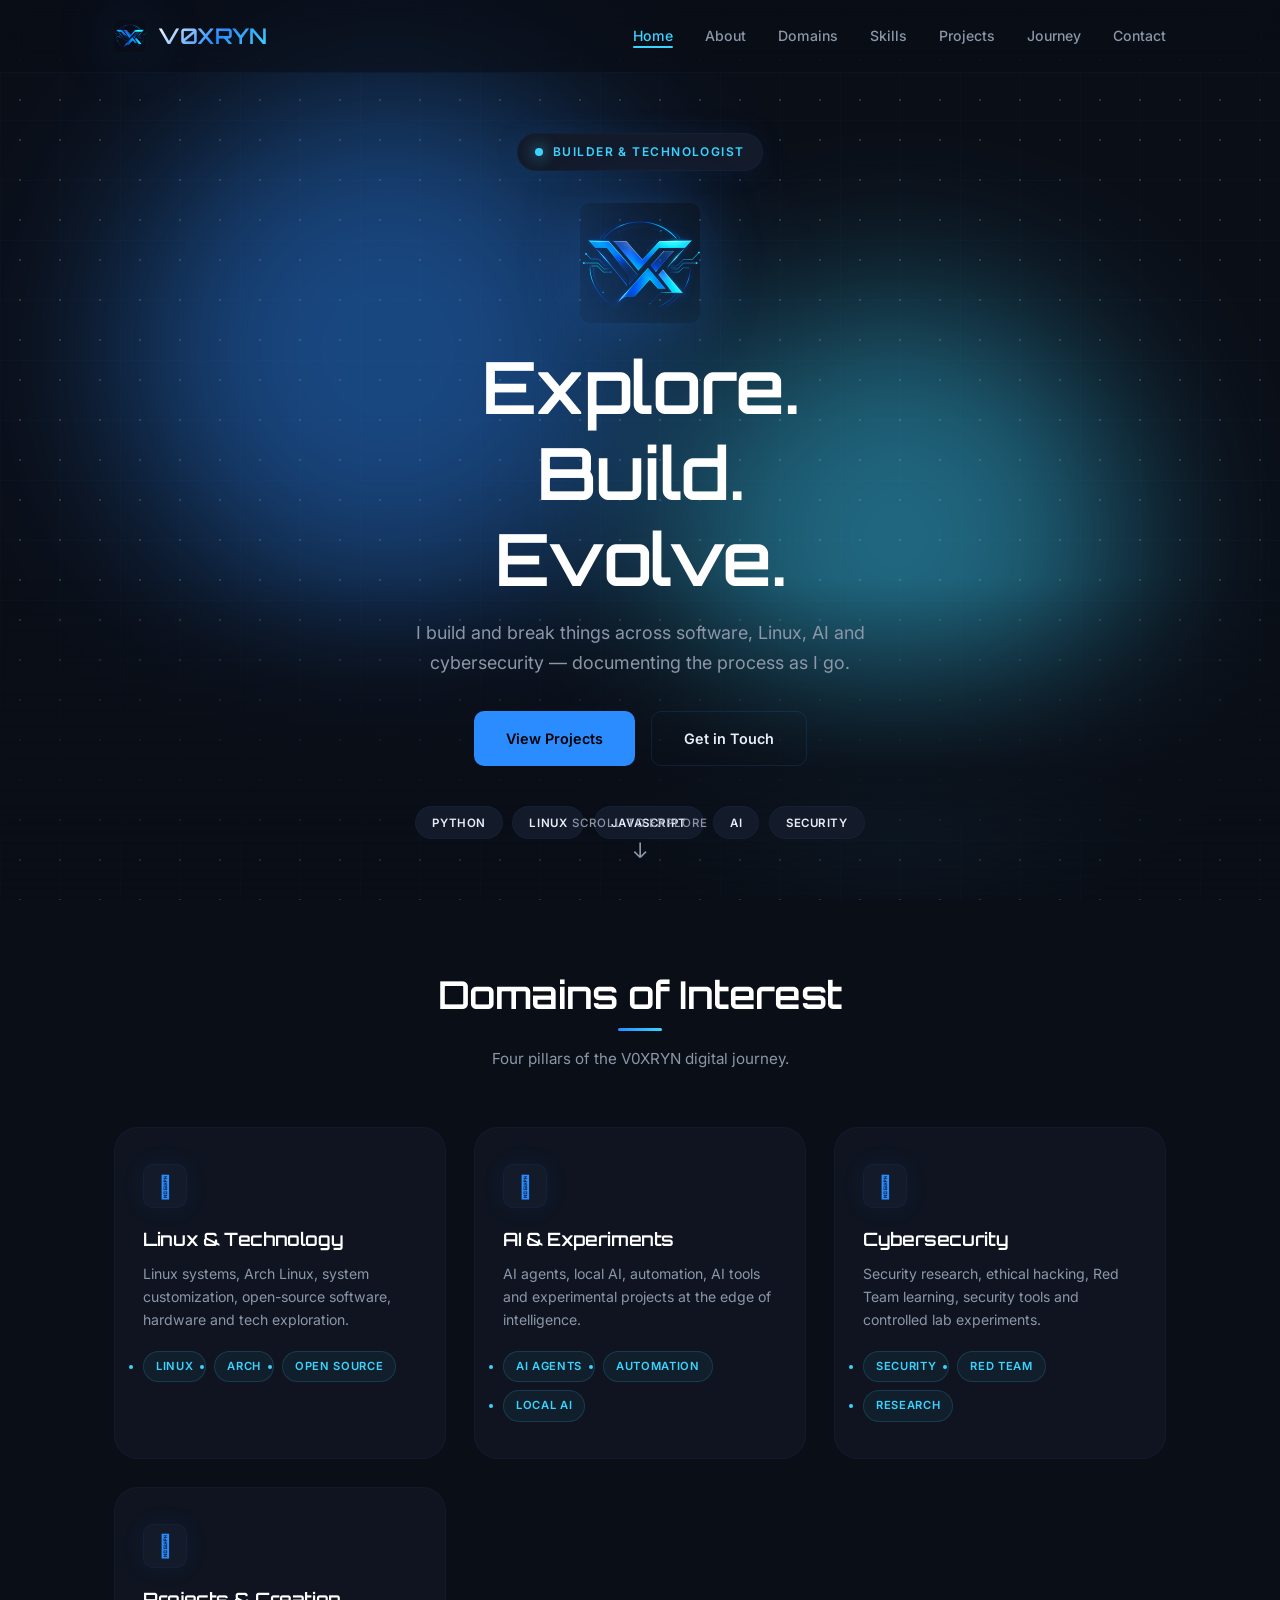
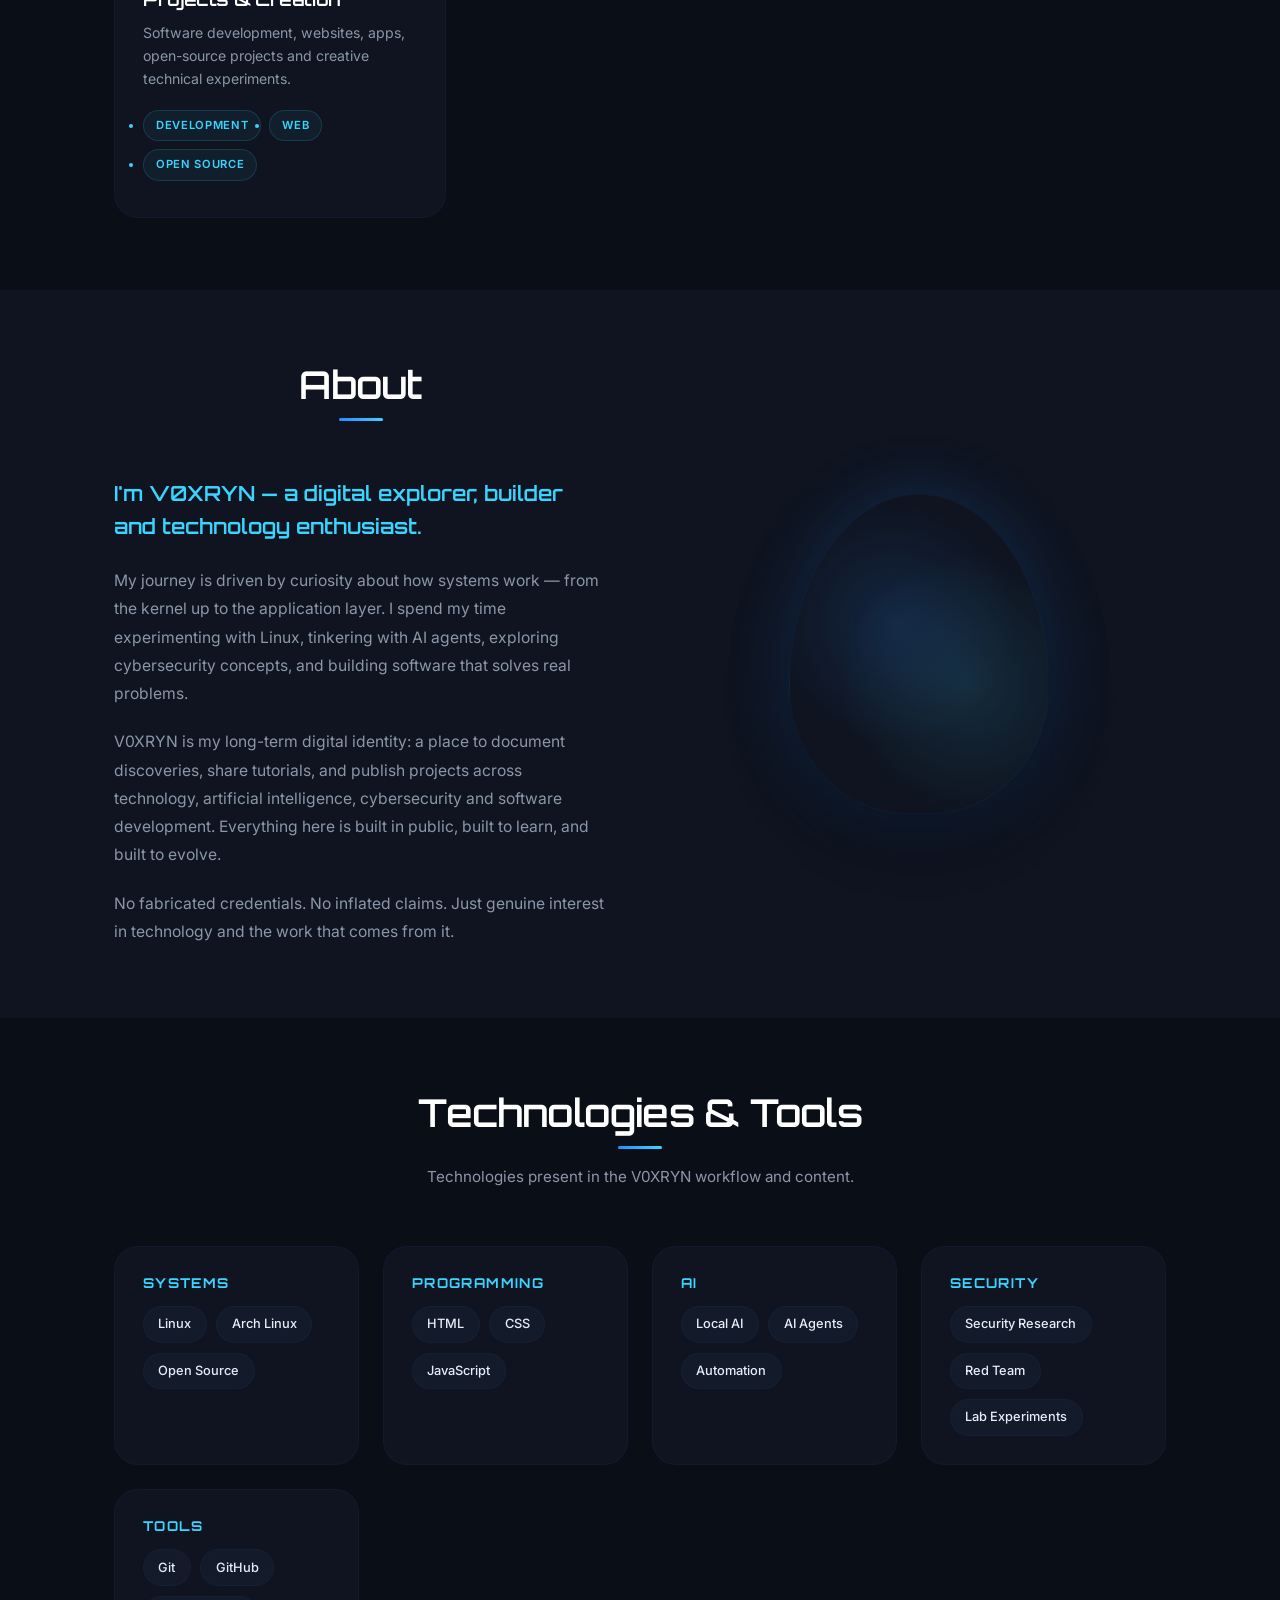
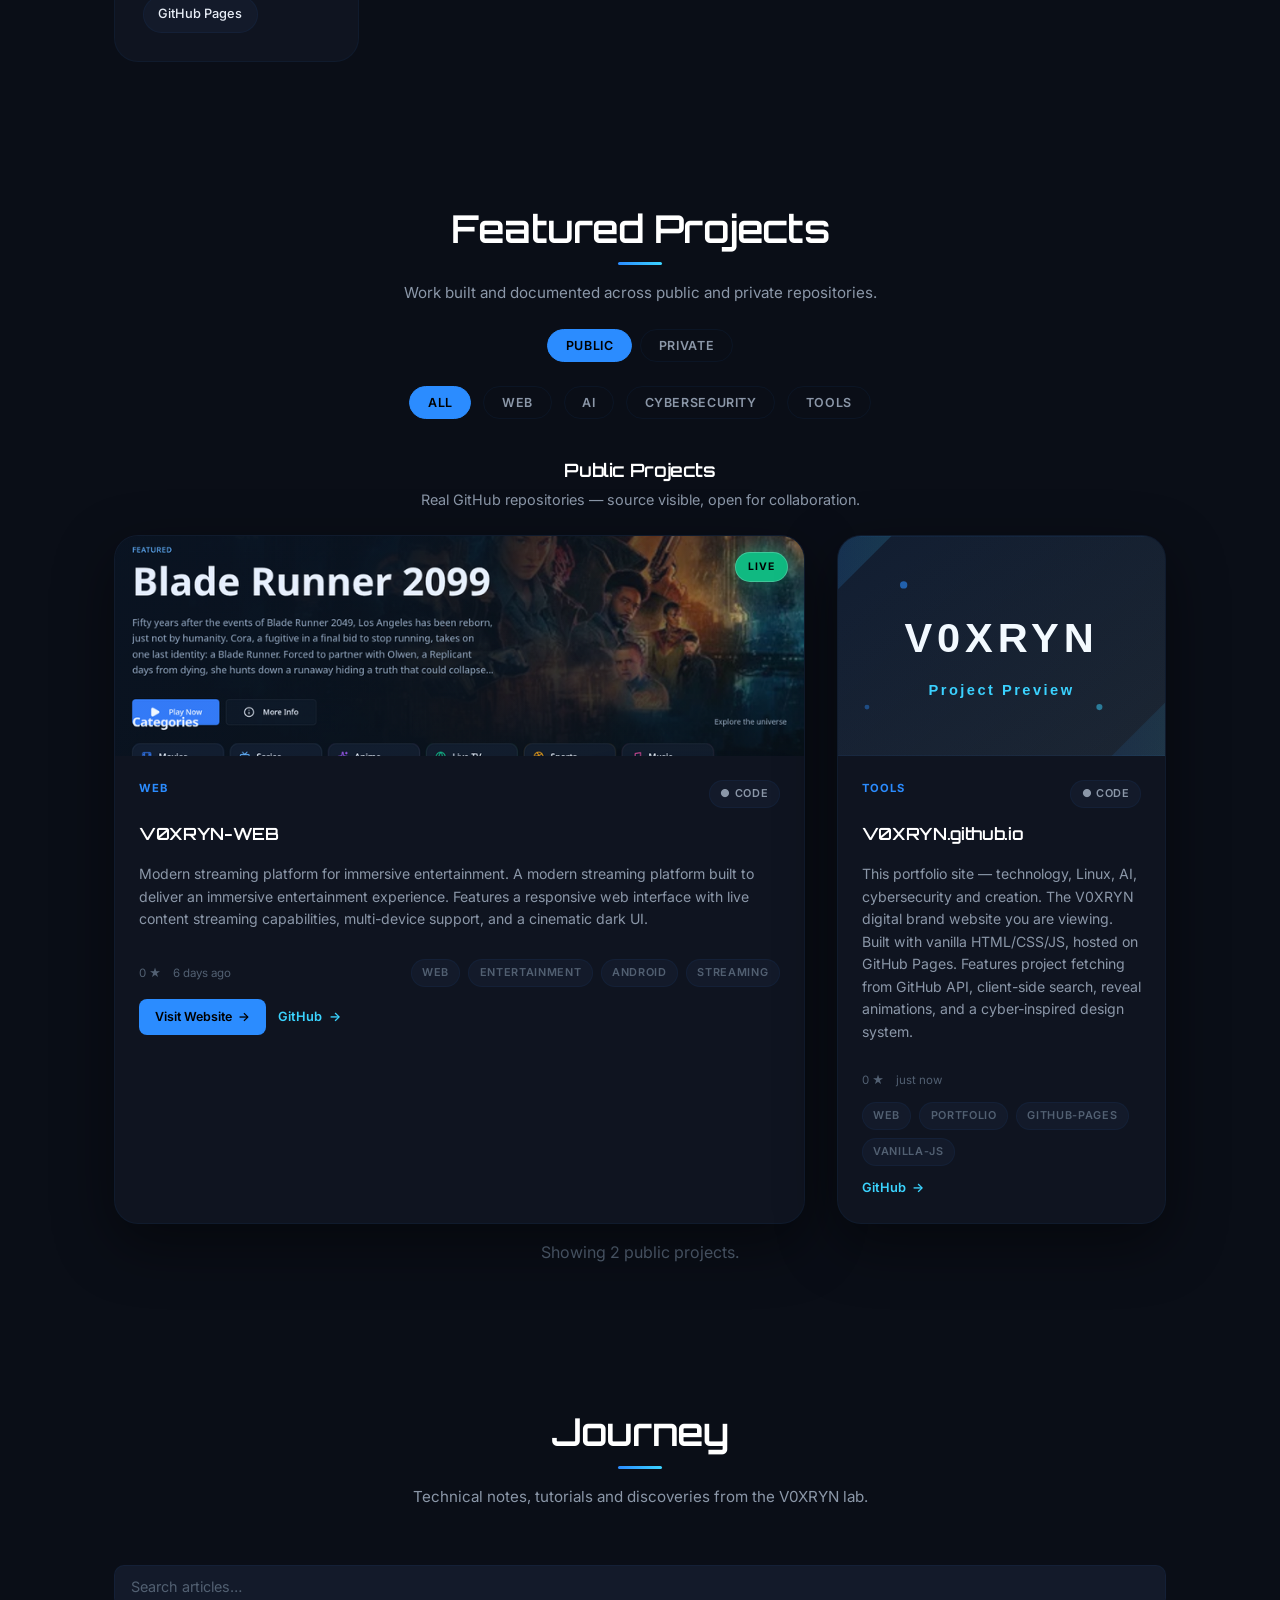
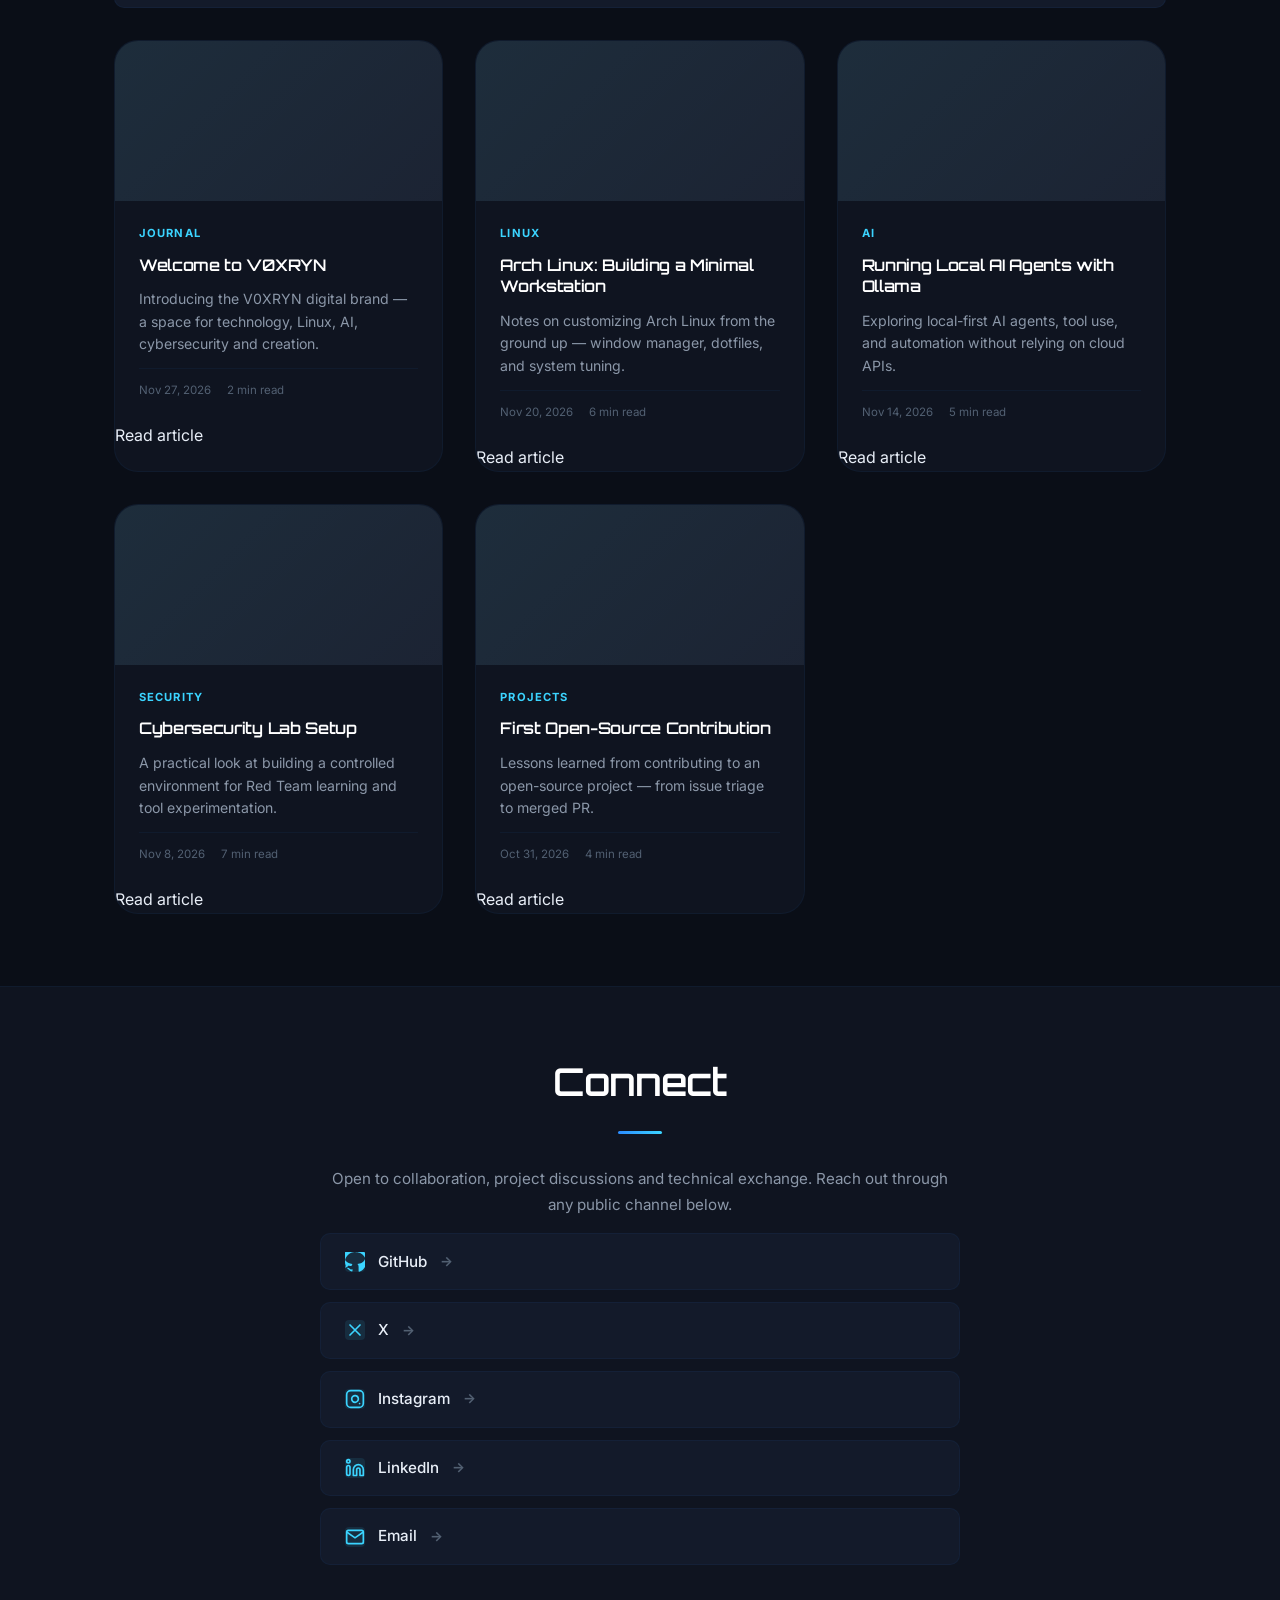
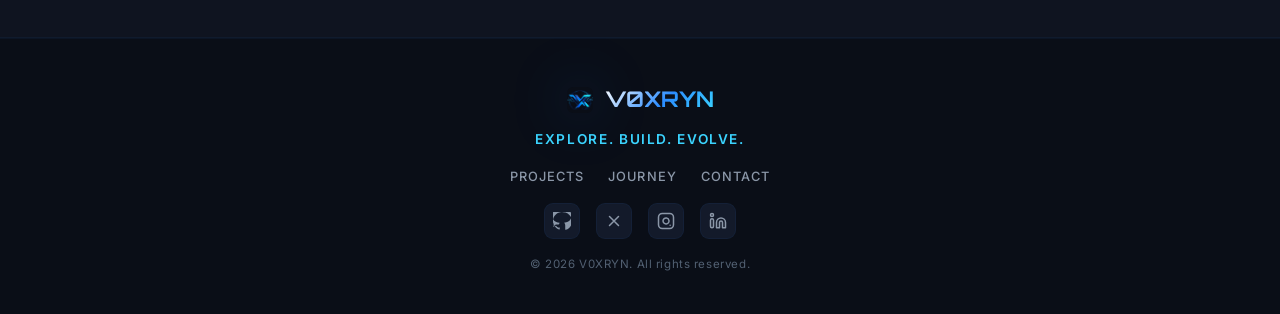
<file: index.html>
<!DOCTYPE html>
<html lang="en">
<head>
  <meta charset="UTF-8">
  <meta name="viewport" content="width=device-width, initial-scale=1.0">
  <meta http-equiv="X-UA-Compatible" content="IE=edge">

  <title>V0XRYN — Explore. Build. Evolve.</title>
  <meta name="description" content="V0XRYN — A digital journey through technology, Linux, AI, cybersecurity and creation. Explore. Build. Evolve.">
  <meta name="author" content="V0XRYN">
  <meta name="keywords" content="V0XRYN, technology, Linux, artificial intelligence, cybersecurity, software development, digital brand">
  <meta name="robots" content="index, follow">
  <link rel="canonical" href="https://v0xryn.github.io/">

  <!-- Open Graph / Social -->
  <meta property="og:type" content="website">
  <meta property="og:url" content="https://v0xryn.github.io/">
  <meta property="og:site_name" content="V0XRYN">
  <meta property="og:title" content="V0XRYN — Explore. Build. Evolve.">
  <meta property="og:description" content="A digital journey through technology, Linux, AI, cybersecurity and creation.">
  <meta property="og:image" content="https://v0xryn.github.io/assets/img/og-image.png">
  <meta property="og:image:width" content="1200">
  <meta property="og:image:height" content="630">
  <meta name="twitter:card" content="summary_large_image">
  <meta name="twitter:title" content="V0XRYN — Explore. Build. Evolve.">
  <meta name="twitter:description" content="A digital journey through technology, Linux, AI, cybersecurity and creation.">
  <meta name="twitter:image" content="https://v0xryn.github.io/assets/img/og-image.png">

  <!-- Favicons -->
  <link rel="icon" type="image/png" sizes="32x32" href="assets/img/favicon-32x32.png">
  <link rel="icon" type="image/png" sizes="16x16" href="assets/img/favicon-16x16.png">
  <link rel="icon" type="image/png" sizes="48x48" href="assets/img/favicon-48x48.png">
  <link rel="icon" type="image/png" sizes="96x96" href="assets/img/favicon-96x96.png">
  <link rel="apple-touch-icon" sizes="180x180" href="assets/img/apple-touch-icon.png">
  <link rel="manifest" href="assets/img/site.webmanifest">

  <!-- Fonts: Orbitron (branding/headings) + Inter (UI/body) -->
  <link rel="preconnect" href="https://fonts.googleapis.com">
  <link rel="preconnect" href="https://fonts.gstatic.com" crossorigin>
  <link href="https://fonts.googleapis.com/css2?family=Inter:wght@300;400;500;600&family=Orbitron:wght@400;500;600;700&display=swap" rel="stylesheet">

  <link rel="stylesheet" href="assets/css/style.css">
</head>
<body>

  <!-- Skip to content -->
  <a class="skip-link" href="#content">Skip to content</a>

  <!-- ======================== Navigation ======================== -->
  <nav class="nav" aria-label="Main navigation">
    <div class="nav-container">
      <a class="nav-brand" href="#" aria-label="V0XRYN home">
        <img src="assets/img/logo.png" alt="V0XRYN brand mark" class="nav-logo-img" width="32" height="32">
        <span class="nav-wordmark">V0XRYN</span>
      </a>
      <button class="nav-toggle" aria-expanded="false" aria-controls="nav-menu" aria-label="Toggle menu">
        <span class="nav-toggle-bar"></span>
        <span class="nav-toggle-bar"></span>
        <span class="nav-toggle-bar"></span>
      </button>
      <ul class="nav-menu" id="nav-menu">
        <li><a class="nav-link" href="#hero">Home</a></li>
        <li><a class="nav-link" href="#about">About</a></li>
        <li><a class="nav-link" href="#domains">Domains</a></li>
        <li><a class="nav-link" href="#skills">Skills</a></li>
        <li><a class="nav-link" href="#projects">Projects</a></li>
        <li><a class="nav-link" href="#blog">Journey</a></li>
        <li><a class="nav-link" href="#connect">Contact</a></li>
      </ul>
      <div class="nav-social">
        <a class="nav-social-link" href="https://github.com/V0XRYN" target="_blank" rel="noopener noreferrer" aria-label="GitHub">
          <svg width="16" height="16" fill="currentColor" viewBox="0 0 24 24" aria-hidden="true"><path d="M12 0c-6.626 0-12 5.373-12 12 0 5.302 3.438 9.8 8.205 11.385.6.113.82-.258.82-.577 0-.285-.01-1.04-.015-2.04-3.338.724-4.042-1.61-4.042-1.61C-4.422 18.07-3.86 17.5-3.86 17.5c-0.975-0.665 0.08-0.845 0.08-0.845 1.206 0.084 1.838 1.236 1.838 1.236 1.07 1.835 2.809 1.305 3.495.998.108-.776.417-1.305.76-1.605-2.665-.3-5.466-1.332-5.466-1.332-0.905-0.62 0.03-0.605 0.03-0.605 1.794 0.116 2.74 1.212 2.74 1.212 2.073 1.165 4.38 1.81 6.84 1.185 0.29-0.638 0.56-1.315 0.815-2.075-4.765-0.555-9.79-2.39-9.79-10.005 0-2.21 0.795-4.01 2.11-5.43-0.21-0.52-0.905-2.6 0.18-5.42 0 0 1.705-0.555 5.475 2.04 1.582-0.445 3.3-0.67 5.02-0.675 1.72 0.005 3.44 0.23 5.02 0.675 3.77-2.595 5.47-2.04 5.47-2.04 1.085 2.82 0.39 4.9 0.18 5.42 1.315 1.42 2.11 3.22 2.11 5.43 0 7.61-5.025 9.45-9.79 10.005 0.795 0.6 1.5 1.76 1.5 3.56 0 2.56 0 4.63 0 5.27 0 0.315 0.215 0.69 0.825 0.575 4.76-1.585 8.205-6.085 8.205-11.385 0-6.627-5.373-12-12-12z"/></svg>
        </a>
        <a class="nav-social-link" href="https://x.com/V0XRYN" target="_blank" rel="noopener noreferrer" aria-label="X">
          <svg width="16" height="16" viewBox="0 0 24 24" fill="none" stroke="currentColor" stroke-width="2" stroke-linecap="round" stroke-linejoin="round" aria-hidden="true"><path d="M18 6L6 18M6 6l12 12"/></svg>
        </a>
      </div>
    </div>
  </nav>

  <main id="content">

    <!-- ======================== Hero ======================== -->
    <section class="hero" id="hero" aria-labelledby="hero-title">
      <div class="hero-bg">
        <div class="hero-grid"></div>
        <div class="hero-stars"></div>
        <div class="hero-glow glow-1"></div>
        <div class="hero-glow glow-2"></div>
        <div class="hero-mountains"></div>
      </div>
      <div class="hero-container">
        <div class="hero-content">
          <span class="hero-label">Builder &amp; Technologist</span>
          <div class="hero-logo">
            <img src="assets/img/logo.png" alt="V0XRYN brand mark" class="hero-logo-img" width="120" height="120">
          </div>
          <h1 class="hero-title" id="hero-title">
            <span class="hero-line">Explore.</span>
            <span class="hero-line">Build.</span>
            <span class="hero-line">Evolve.</span>
          </h1>
          <p class="hero-description">I build and break things across software, Linux, AI and cybersecurity — documenting the process as I go.</p>
          <div class="hero-cta">
            <a class="btn btn-primary" href="#projects">View Projects</a>
            <a class="btn btn-ghost" href="#connect">Get in Touch</a>
          </div>
          <div class="hero-stack" aria-label="Core technologies">
            <span class="hero-stack-item">Python</span>
            <span class="hero-stack-item">Linux</span>
            <span class="hero-stack-item">JavaScript</span>
            <span class="hero-stack-item">AI</span>
            <span class="hero-stack-item">Security</span>
          </div>
        </div>
      </div>
      <a class="hero-scroll" href="#domains">
        <span class="scroll-text">Scroll to explore</span>
        <svg class="scroll-arrow" width="20" height="20" viewBox="0 0 24 24" fill="none" stroke="currentColor" stroke-width="2" aria-hidden="true"><path d="M19 14l-7 7m0 0l-7-7m7 7V3"/></svg>
      </a>
    </section>

    <!-- ======================== Domains ======================== -->
    <section class="section domains-section" id="domains" aria-labelledby="domains-title">
      <div class="section-container">
        <div class="section-header">
          <h2 class="section-title" id="domains-title">Domains of Interest</h2>
          <span class="section-divider"></span>
          <p class="section-sub">Four pillars of the V0XRYN digital journey.</p>
        </div>
        <div class="domains-grid">
          <article class="domain-card" data-domain="linux">
            <div class="domain-icon" aria-hidden="true"></div>
            <h3 class="domain-title">Linux &amp; Technology</h3>
            <p class="domain-description">Linux systems, Arch Linux, system customization, open-source software, hardware and tech exploration.</p>
            <ul class="domain-tags">
              <li>Linux</li><li>Arch</li><li>Open Source</li>
            </ul>
          </article>
          <article class="domain-card" data-domain="ai">
            <div class="domain-icon" aria-hidden="true">󰚩</div>
            <h3 class="domain-title">AI &amp; Experiments</h3>
            <p class="domain-description">AI agents, local AI, automation, AI tools and experimental projects at the edge of intelligence.</p>
            <ul class="domain-tags">
              <li>AI Agents</li><li>Automation</li><li>Local AI</li>
            </ul>
          </article>
          <article class="domain-card" data-domain="security">
            <div class="domain-icon" aria-hidden="true">󰯾</div>
            <h3 class="domain-title">Cybersecurity</h3>
            <p class="domain-description">Security research, ethical hacking, Red Team learning, security tools and controlled lab experiments.</p>
            <ul class="domain-tags">
              <li>Security</li><li>Red Team</li><li>Research</li>
            </ul>
          </article>
          <article class="domain-card" data-domain="creation">
            <div class="domain-icon" aria-hidden="true">󰿅</div>
            <h3 class="domain-title">Projects &amp; Creation</h3>
            <p class="domain-description">Software development, websites, apps, open-source projects and creative technical experiments.</p>
            <ul class="domain-tags">
              <li>Development</li><li>Web</li><li>Open Source</li>
            </ul>
          </article>
        </div>
      </div>
    </section>

    <!-- ======================== About ======================== -->
    <section class="section about-section" id="about" aria-labelledby="about-title">
      <div class="section-container">
        <div class="about-grid">
          <div class="about-content">
            <div class="section-header">
              <h2 class="section-title" id="about-title">About</h2>
              <span class="section-divider"></span>
            </div>
            <p class="about-intro">I'm V0XRYN — a digital explorer, builder and technology enthusiast.</p>
            <div class="about-body">
              <p>My journey is driven by curiosity about how systems work — from the kernel up to the application layer. I spend my time experimenting with Linux, tinkering with AI agents, exploring cybersecurity concepts, and building software that solves real problems.</p>
              <p>V0XRYN is my long-term digital identity: a place to document discoveries, share tutorials, and publish projects across technology, artificial intelligence, cybersecurity and software development. Everything here is built in public, built to learn, and built to evolve.</p>
              <p>No fabricated credentials. No inflated claims. Just genuine interest in technology and the work that comes from it.</p>
            </div>
          </div>
          <div class="about-visual">
            <div class="about-silhouette" aria-hidden="true"></div>
          </div>
        </div>
      </div>
    </section>

    <!-- ======================== Skills / Tech Stack ======================== -->
    <section class="section skills-section" id="skills" aria-labelledby="skills-title">
      <div class="section-container">
        <div class="section-header">
          <h2 class="section-title" id="skills-title">Technologies &amp; Tools</h2>
          <span class="section-divider"></span>
          <p class="section-sub">Technologies present in the V0XRYN workflow and content.</p>
        </div>
        <div class="skills-grid">
          <div class="skill-category">
            <h3 class="skill-category-title">Systems</h3>
            <ul class="skill-list">
              <li>Linux</li>
              <li>Arch Linux</li>
              <li>Open Source</li>
            </ul>
          </div>
          <div class="skill-category">
            <h3 class="skill-category-title">Programming</h3>
            <ul class="skill-list">
              <li>HTML</li>
              <li>CSS</li>
              <li>JavaScript</li>
            </ul>
          </div>
          <div class="skill-category">
            <h3 class="skill-category-title">AI</h3>
            <ul class="skill-list">
              <li>Local AI</li>
              <li>AI Agents</li>
              <li>Automation</li>
            </ul>
          </div>
          <div class="skill-category">
            <h3 class="skill-category-title">Security</h3>
            <ul class="skill-list">
              <li>Security Research</li>
              <li>Red Team</li>
              <li>Lab Experiments</li>
            </ul>
          </div>
          <div class="skill-category">
            <h3 class="skill-category-title">Tools</h3>
            <ul class="skill-list">
              <li>Git</li>
              <li>GitHub</li>
              <li>GitHub Pages</li>
            </ul>
          </div>
        </div>
      </div>
    </section>

    <!-- ======================== Projects ======================== -->
    <section class="section projects-section" id="projects" aria-labelledby="projects-title">
      <div class="section-container">
        <div class="section-header projects-header">
          <div>
            <h2 class="section-title" id="projects-title">Featured Projects</h2>
            <span class="section-divider"></span>
            <p class="section-sub">Work built and documented across public and private repositories.</p>
          </div>
          <div class="project-toggle" role="group" aria-label="Project visibility">
            <button class="toggle-btn active" data-scope="public">Public</button>
            <button class="toggle-btn" data-scope="private">Private</button>
          </div>
          <div class="project-filters">
            <button class="filter-btn active" data-filter="all">All</button>
            <button class="filter-btn" data-filter="web">Web</button>
            <button class="filter-btn" data-filter="ai">AI</button>
            <button class="filter-btn" data-filter="cybersecurity">Cybersecurity</button>
            <button class="filter-btn" data-filter="tools">Tools</button>
          </div>
        </div>

        <!-- Public projects group -->
        <div class="project-group" id="group-public" aria-labelledby="public-heading">
          <h3 class="project-group-heading" id="public-heading">Public Projects</h3>
          <p class="project-group-intro">Real GitHub repositories — source visible, open for collaboration.</p>
          <div class="projects-loading" id="projects-loading" role="status" aria-label="Loading public projects">Loading public projects…</div>
          <div class="projects-grid" id="projects-grid">
            <!-- Public projects injected by JS -->
          </div>
        </div>

        <!-- Private projects group -->
        <div class="project-group" id="group-private" aria-labelledby="private-heading" style="display:none;">
          <h3 class="project-group-heading" id="private-heading">Private Projects</h3>
          <p class="project-group-intro">Manually curated private projects — showcased without exposing source or credentials.</p>
          <div class="projects-loading" id="private-projects-loading" role="status" aria-label="Loading private projects">Loading private projects…</div>
          <div class="projects-grid" id="private-projects-grid">
            <!-- Private projects injected by JS -->
          </div>
        </div>

        <p class="projects-note" id="projects-note"></p>
      </div>
    </section>

    <!-- ======================== Blog / Journey ======================== -->
    <section class="section blog-section" id="blog" aria-labelledby="blog-title">
      <div class="section-container">
        <div class="section-header">
          <h2 class="section-title" id="blog-title">Journey</h2>
          <span class="section-divider"></span>
          <p class="section-sub">Technical notes, tutorials and discoveries from the V0XRYN lab.</p>
        </div>
        <div class="blog-controls">
          <input type="search" id="blog-search" placeholder="Search articles…" aria-label="Search blog posts">
          <button class="btn btn-ghost" id="blog-search-reset" style="display:none;">Reset</button>
        </div>
        <div class="blog-grid" id="blog-grid">
          <!-- Blog posts injected by JS -->
        </div>
        <p class="blog-note" id="blog-note"></p>
      </div>
    </section>

    <!-- ======================== Connect ======================== -->
    <section class="section connect-section" id="connect" aria-labelledby="connect-title">
      <div class="section-container">
        <div class="connect-inner">
          <div class="connect-content">
            <h2 class="section-title" id="connect-title">Connect</h2>
            <span class="section-divider"></span>
            <p class="connect-description">Open to collaboration, project discussions and technical exchange. Reach out through any public channel below.</p>
            <div class="connect-links">
              <a class="connect-link" href="https://github.com/V0XRYN" target="_blank" rel="noopener noreferrer">
                <span class="link-icon"><svg width="18" height="18" fill="currentColor" viewBox="0 0 24 24" aria-hidden="true"><path d="M12 0c-6.626 0-12 5.373-12 12 0 5.302 3.438 9.8 8.205 11.385.6.113.82-.258.82-.577 0-.285-.01-1.04-.015-2.04-3.338.724-4.042-1.61-4.042-1.61C-4.422 18.07-3.86 17.5-3.86 17.5c-0.975-0.665 0.08-0.845 0.08-0.845 1.206 0.084 1.838 1.236 1.838 1.236 1.07 1.835 2.809 1.305 3.495.998.108-.776.417-1.305.76-1.605-2.665-.3-5.466-1.332-5.466-1.332-0.905-0.62 0.03-0.605 0.03-0.605 1.794 0.116 2.74 1.212 2.74 1.212 1.07 1.835 2.809 1.305 3.495.998.108-.776.417-1.305.76-1.605-2.665-.3-5.466-1.332-5.466-1.332-0.905-0.62 0.03-0.605 0.03-0.605 1.794 0.116 2.74 1.212 2.74 1.212 2.073 1.165 4.38 1.81 6.84 1.185 0.29-0.638 0.56-1.315 0.815-2.075-4.765-0.555-9.79-2.39-9.79-10.005 0-2.21 0.795-4.01 2.11-5.43-0.21-0.52-0.905-2.6 0.18-5.42 0 0 1.705-0.555 5.475 2.04 1.582-0.445 3.3-0.67 5.02-0.675 1.72 0.005 3.44 0.23 5.02 0.675 3.77-2.595 5.47-2.04 5.47-2.04 1.085 2.82 0.39 4.9 0.18 5.42 1.315 1.42 2.11 3.22 2.11 5.43 0 7.61-5.025 9.45-9.79 10.005 0.795 0.6 1.5 1.76 1.5 3.56 0 2.56 0 4.63 0 5.27 0 0.315 0.215 0.69 0.825 0.575 4.76-1.585 8.205-6.085 8.205-11.385 0-6.627-5.373-12-12-12z"/></svg></span>
                <span>GitHub</span>
                <span class="link-arrow">→</span>
              </a>
              <a class="connect-link" href="https://x.com/V0XRYN" target="_blank" rel="noopener noreferrer">
                <span class="link-icon"><svg width="18" height="18" viewBox="0 0 24 24" fill="none" stroke="currentColor" stroke-width="2" stroke-linecap="round" stroke-linejoin="round" aria-hidden="true"><path d="M18 6L6 18M6 6l12 12"/></svg></span>
                <span>X</span>
                <span class="link-arrow">→</span>
              </a>
              <a class="connect-link" href="https://www.instagram.com/V0XRYN/" target="_blank" rel="noopener noreferrer">
                <span class="link-icon"><svg width="18" height="18" viewBox="0 0 24 24" fill="none" stroke="currentColor" stroke-width="2" stroke-linecap="round" stroke-linejoin="round" aria-hidden="true"><rect width="20" height="20" x="2" y="2" rx="5" ry="5"/><path d="M16 11.37A4 4 0 1 1 12.63 8 4 4 0 0 1 16 11.37z"/><line x1="17.5" y1="17.5" x2="17.51" y2="17.5"/></svg></span>
                <span>Instagram</span>
                <span class="link-arrow">→</span>
              </a>
              <a class="connect-link" href="https://www.linkedin.com/in/V0XRYN/" target="_blank" rel="noopener noreferrer">
                <span class="link-icon"><svg width="18" height="18" viewBox="0 0 24 24" fill="none" stroke="currentColor" stroke-width="2" stroke-linecap="round" stroke-linejoin="round" aria-hidden="true"><path d="M16 8a6 6 0 0 1 6 6v7h-4v-7a2 2 0 0 0-2-2 2 2 0 0 0-2 2v7h-4v-7a6 6 0 0 1 6-6z"/><rect width="4" height="12" x="2" y="9" rx="2" ry="2"/><circle cx="4" cy="4" r="2"/></svg></span>
                <span>LinkedIn</span>
                <span class="link-arrow">→</span>
              </a>
              <a class="connect-link" href="mailto:v0xryn.null@gmail.com">
                <span class="link-icon"><svg width="18" height="18" fill="none" stroke="currentColor" viewBox="0 0 24 24" stroke-width="2" aria-hidden="true"><path d="M4 4h16c1.1 0 2 .9 2 2v12c0 1.1-.9 2-2 2H4c-1.1 0-2-.9-2-2V6c0-1.1.9-2 2-2z"/><polyline points="22,6 12,13 2,6"/></svg></span>
                <span>Email</span>
                <span class="link-arrow">→</span>
              </a>
            </div>
          </div>
        </div>
      </div>
    </section>

  </main>

  <!-- ======================== Footer ======================== -->
  <footer class="footer" aria-label="Footer">
    <div class="footer-container">
      <div class="footer-brand">
        <img src="assets/img/logo.png" alt="V0XRYN" class="footer-logo-img" width="26" height="26">
        <span class="footer-wordmark">V0XRYN</span>
      </div>
      <p class="footer-tagline">Explore. Build. Evolve.</p>
      <nav class="footer-nav">
        <a href="#projects">Projects</a>
        <a href="#blog">Journey</a>
        <a href="#connect">Contact</a>
      </nav>
      <div class="footer-social">
        <a class="footer-social-link" href="https://github.com/V0XRYN" target="_blank" rel="noopener noreferrer" aria-label="GitHub">
          <svg width="18" height="18" fill="currentColor" viewBox="0 0 24 24" aria-hidden="true"><path d="M12 0c-6.626 0-12 5.373-12 12 0 5.302 3.438 9.8 8.205 11.385.6.113.82-.258.82-.577 0-.285-.01-1.04-.015-2.04-3.338.724-4.042-1.61-4.042-1.61C-4.422 18.07-3.86 17.5-3.86 17.5c-0.975-0.665 0.08-0.845 0.08-0.845 1.206 0.084 1.838 1.236 1.838 1.236 1.07 1.835 2.809 1.305 3.495.998.108-.776.417-1.305.76-1.605-2.665-.3-5.466-1.332-5.466-1.332-0.905-0.62 0.03-0.605 0.03-0.605 1.794 0.116 2.74 1.212 2.74 1.212 1.07 1.835 2.809 1.305 3.495.998.108-.776.417-1.305.76-1.605-2.665-.3-5.466-1.332-5.466-1.332-0.905-0.62 0.03-0.605 0.03-0.605 1.794 0.116 2.74 1.212 2.74 1.212 2.073 1.165 4.38 1.81 6.84 1.185 0.29-0.638 0.56-1.315 0.815-2.075-4.765-0.555-9.79-2.39-9.79-10.005 0-2.21 0.795-4.01 2.11-5.43-0.21-0.52-0.905-2.6 0.18-5.42 0 0 1.705-0.555 5.475 2.04 1.582-0.445 3.3-0.67 5.02-0.675 1.72 0.005 3.44 0.23 5.02 0.675 3.77-2.595 5.47-2.04 5.47-2.04 1.085 2.82 0.39 4.9 0.18 5.42 1.315 1.42 2.11 3.22 2.11 5.43 0 7.61-5.025 9.45-9.79 10.005 0.795 0.6 1.5 1.76 1.5 3.56 0 2.56 0 4.63 0 5.27 0 0.315 0.215 0.69 0.825 0.575 4.76-1.585 8.205-6.085 8.205-11.385 0-6.627-5.373-12-12-12z"/></svg>
        </a>
        <a class="footer-social-link" href="https://x.com/V0XRYN" target="_blank" rel="noopener noreferrer" aria-label="X">
          <svg width="18" height="18" viewBox="0 0 24 24" fill="none" stroke="currentColor" stroke-width="2" stroke-linecap="round" stroke-linejoin="round" aria-hidden="true"><path d="M18 6L6 18M6 6l12 12"/></svg>
        </a>
        <a class="footer-social-link" href="https://www.instagram.com/V0XRYN/" target="_blank" rel="noopener noreferrer" aria-label="Instagram">
          <svg width="18" height="18" viewBox="0 0 24 24" fill="none" stroke="currentColor" stroke-width="2" stroke-linecap="round" stroke-linejoin="round" aria-hidden="true"><rect width="20" height="20" x="2" y="2" rx="5" ry="5"/><path d="M16 11.37A4 4 0 1 1 12.63 8 4 4 0 0 1 16 11.37z"/><line x1="17.5" y1="17.5" x2="17.51" y2="17.5"/></svg>
        </a>
        <a class="footer-social-link" href="https://www.linkedin.com/in/V0XRYN/" target="_blank" rel="noopener noreferrer" aria-label="LinkedIn">
          <svg width="18" height="18" viewBox="0 0 24 24" fill="none" stroke="currentColor" stroke-width="2" stroke-linecap="round" stroke-linejoin="round" aria-hidden="true"><path d="M16 8a6 6 0 0 1 6 6v7h-4v-7a2 2 0 0 0-2-2 2 2 0 0 0-2 2v7h-4v-7a6 6 0 0 1 6-6z"/><rect width="4" height="12" x="2" y="9" rx="2" ry="2"/><circle cx="4" cy="4" r="2"/></svg>
        </a>
      </div>
      <p class="footer-copy">© <span id="year"></span> V0XRYN. All rights reserved.</p>
    </div>
  </footer>

  <!-- Project modals container -->
  <div id="project-modals"></div>

  <!-- Data: blog posts (local, maintainable) -->
  <script src="assets/js/blog.js"></script>
  <!-- Data: projects (fetched live from GitHub with fallback) -->
  <script src="assets/js/projects.js"></script>
  <!-- Client-side search -->
  <script src="assets/js/search.js"></script>
  <!-- Main interactivity -->
  <script src="assets/js/main.js"></script>
</body>
</html>
</file>
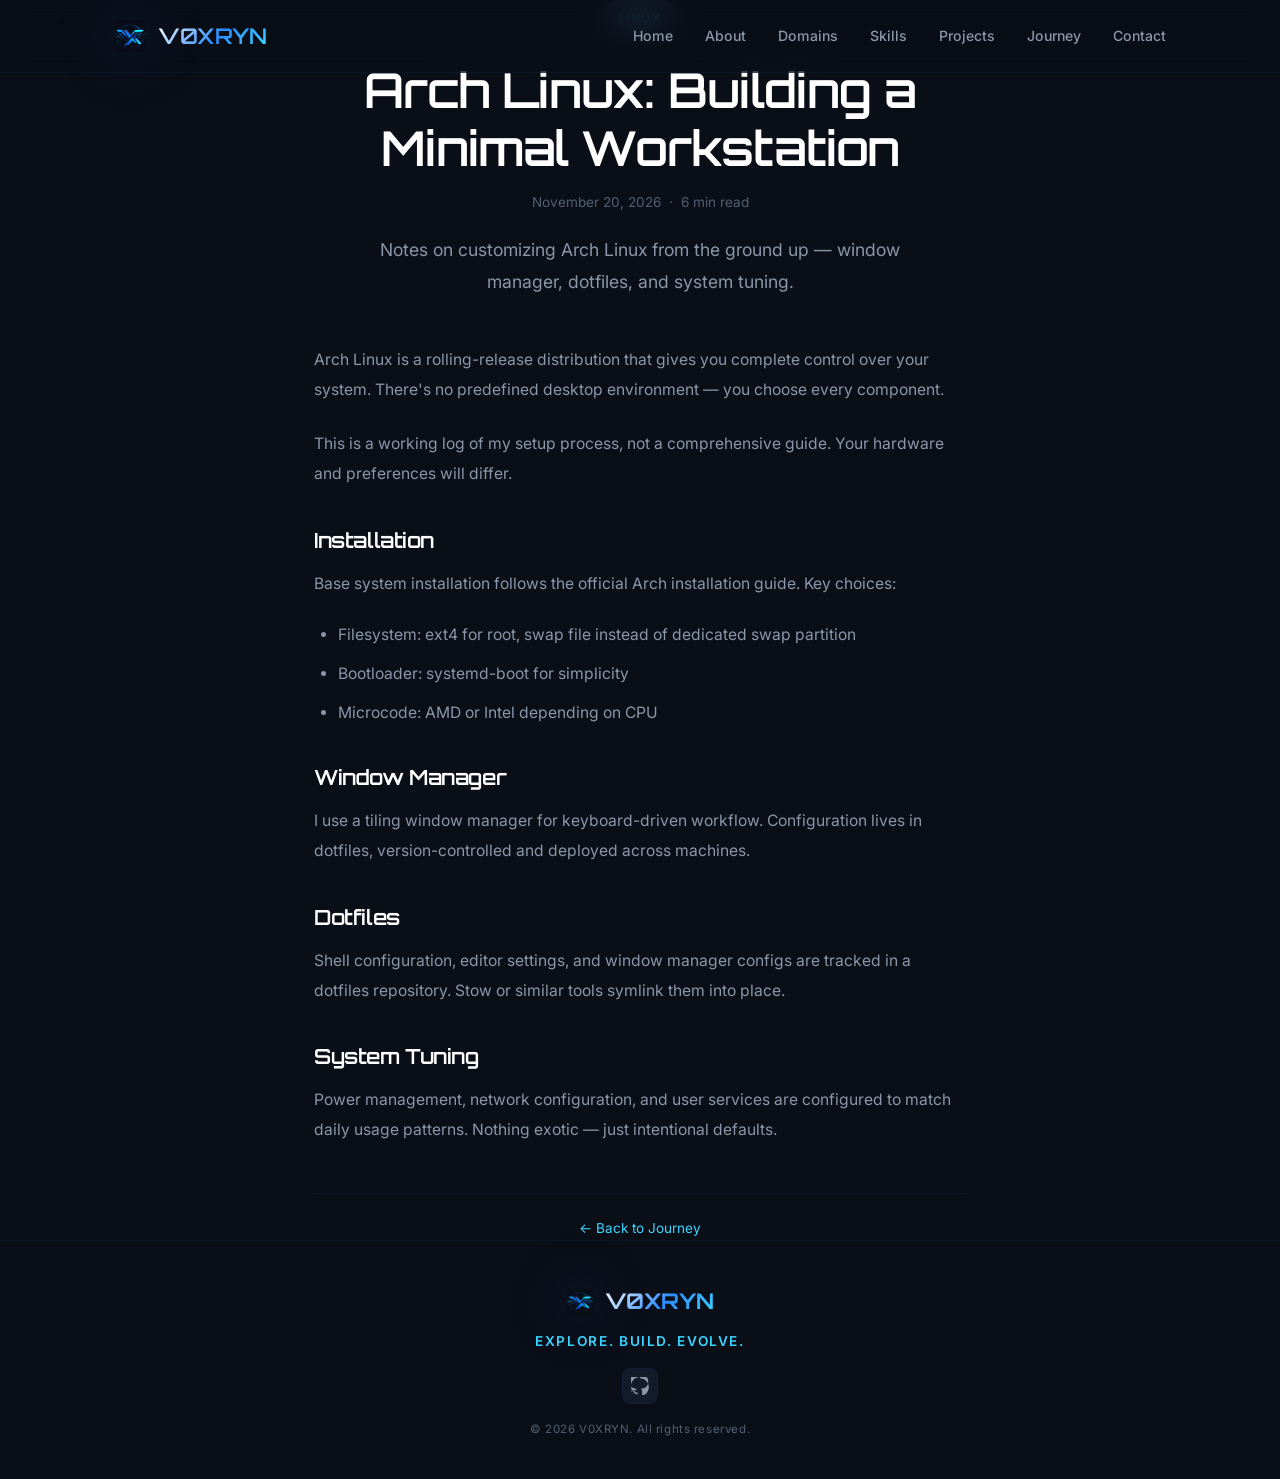
<file: blog/arch-linux-customization.html>
<!DOCTYPE html>
<html lang="en">
<head>
  <meta charset="UTF-8">
  <meta name="viewport" content="width=device-width, initial-scale=1.0">
  <meta http-equiv="X-UA-Compatible" content="IE=edge">

  <title>Arch Linux: Building a Minimal Workstation — V0XRYN</title>
  <meta name="description" content="Notes on customizing Arch Linux from the ground up — window manager, dotfiles, and system tuning.">
  <meta name="author" content="V0XRYN">
  <meta name="robots" content="index, follow">
  <link rel="canonical" href="https://v0xryn.github.io/blog/arch-linux-customization.html">

  <meta property="og:type" content="article">
  <meta property="og:url" content="https://v0xryn.github.io/blog/arch-linux-customization.html">
  <meta property="og:site_name" content="V0XRYN">
  <meta property="og:title" content="Arch Linux: Building a Minimal Workstation — V0XRYN">
  <meta property="og:description" content="Notes on customizing Arch Linux from the ground up — window manager, dotfiles, and system tuning.">
  <meta property="og:image" content="https://v0xryn.github.io/assets/img/og-image.png">
  <meta name="twitter:card" content="summary_large_image">
  <meta name="twitter:title" content="Arch Linux: Building a Minimal Workstation — V0XRYN">
  <meta name="twitter:description" content="Notes on customizing Arch Linux from the ground up — window manager, dotfiles, and system tuning.">
  <meta name="twitter:image" content="https://v0xryn.github.io/assets/img/og-image.png">

  <link rel="icon" type="image/png" sizes="32x32" href="../assets/img/favicon-32x32.png">
  <link rel="icon" type="image/png" sizes="16x16" href="../assets/img/favicon-16x16.png">
  <link rel="apple-touch-icon" sizes="180x180" href="../assets/img/apple-touch-icon.png">
  <link rel="manifest" href="../assets/img/site.webmanifest">

  <link rel="preconnect" href="https://fonts.googleapis.com">
  <link rel="preconnect" href="https://fonts.gstatic.com" crossorigin>
  <link href="https://fonts.googleapis.com/css2?family=Inter:wght@300;400;500;600&family=Orbitron:wght@400;500;600;700&display=swap" rel="stylesheet">

  <link rel="stylesheet" href="../assets/css/style.css">
  <link rel="stylesheet" href="../assets/css/article.css">
</head>
<body>

  <a class="skip-link" href="#content">Skip to content</a>

  <nav class="nav" aria-label="Main navigation">
    <div class="nav-container">
      <a class="nav-brand" href="../index.html" aria-label="V0XRYN home">
        <img src="../assets/img/logo.png" alt="V0XRYN brand mark" class="nav-logo-img" width="32" height="32">
        <span class="nav-wordmark">V0XRYN</span>
      </a>
      <button class="nav-toggle" aria-expanded="false" aria-controls="nav-menu" aria-label="Toggle menu">
        <span class="nav-toggle-bar"></span>
        <span class="nav-toggle-bar"></span>
        <span class="nav-toggle-bar"></span>
      </button>
      <ul class="nav-menu" id="nav-menu">
        <li><a class="nav-link" href="../index.html#hero">Home</a></li>
        <li><a class="nav-link" href="../index.html#about">About</a></li>
        <li><a class="nav-link" href="../index.html#domains">Domains</a></li>
        <li><a class="nav-link" href="../index.html#skills">Skills</a></li>
        <li><a class="nav-link" href="../index.html#projects">Projects</a></li>
        <li><a class="nav-link" href="../index.html#blog">Journey</a></li>
        <li><a class="nav-link" href="../index.html#connect">Contact</a></li>
      </ul>
      <div class="nav-social">
        <a class="nav-social-link" href="https://github.com/V0XRYN" target="_blank" rel="noopener noreferrer" aria-label="GitHub">
          <svg width="16" height="16" fill="currentColor" viewBox="0 0 24 24" aria-hidden="true"><path d="M12 0c-6.626 0-12 5.373-12 12 0 5.302 3.438 9.8 8.205 11.385.6.113.82-.258.82-.577 0-.285-.01-1.04-.015-2.04-3.338.724-4.042-1.61-4.042-1.61C-4.422 18.07-3.86 17.5-3.86 17.5c-0.975-0.665 0.08-0.845 0.08-0.845 1.206 0.084 1.838 1.236 1.838 1.236 1.07 1.835 2.809 1.305 3.495.998.108-.776.417-1.305.76-1.605-2.665-.3-5.466-1.332-5.466-1.332-0.905-0.62 0.03-0.605 0.03-0.605 1.794 0.116 2.74 1.212 2.74 1.212 2.073 1.165 4.38 1.81 6.84 1.185 0.29-0.638 0.56-1.315 0.815-2.075-4.765-0.555-9.79-2.39-9.79-10.005 0-2.21 0.795-4.01 2.11-5.43-0.21-0.52-0.905-2.6 0.18-5.42 0 0 1.705-0.555 5.475 2.04 1.582-0.445 3.3-0.67 5.02-0.675 1.72 0.005 3.44 0.23 5.02 0.675 3.77-2.595 5.47-2.04 5.47-2.04 1.085 2.82 0.39 4.9 0.18 5.42 1.315 1.42 2.11 3.22 2.11 5.43 0 7.61-5.025 9.45-9.79 10.005 0.795 0.6 1.5 1.76 1.5 3.56 0 2.56 0 4.63 0 5.27 0 0.315 0.215 0.69 0.825 0.575 4.76-1.585 8.205-6.085 8.205-11.385 0-6.627-5.373-12-12-12z"/></svg>
        </a>
      </div>
    </div>
  </nav>

  <main id="content">
    <article class="article-page">
      <header class="article-header">
        <div class="article-badge">Linux</div>
        <h1 class="article-title">Arch Linux: Building a Minimal Workstation</h1>
        <div class="article-meta">
          <span>November 20, 2026</span>
          <span>·</span>
          <span>6 min read</span>
        </div>
        <p class="article-intro">Notes on customizing Arch Linux from the ground up — window manager, dotfiles, and system tuning.</p>
      </header>

      <div class="article-content">
        <p>Arch Linux is a rolling-release distribution that gives you complete control over your system. There's no predefined desktop environment — you choose every component.</p>
        <p>This is a working log of my setup process, not a comprehensive guide. Your hardware and preferences will differ.</p>
        <h2>Installation</h2>
        <p>Base system installation follows the official Arch installation guide. Key choices:</p>
        <ul>
          <li>Filesystem: ext4 for root, swap file instead of dedicated swap partition</li>
          <li>Bootloader: systemd-boot for simplicity</li>
          <li>Microcode: AMD or Intel depending on CPU</li>
        </ul>
        <h2>Window Manager</h2>
        <p>I use a tiling window manager for keyboard-driven workflow. Configuration lives in dotfiles, version-controlled and deployed across machines.</p>
        <h2>Dotfiles</h2>
        <p>Shell configuration, editor settings, and window manager configs are tracked in a dotfiles repository. Stow or similar tools symlink them into place.</p>
        <h2>System Tuning</h2>
        <p>Power management, network configuration, and user services are configured to match daily usage patterns. Nothing exotic — just intentional defaults.</p>
      </div>

      <footer class="article-footer">
        <p><a href="../index.html#blog" style="color:var(--cyan);text-decoration:none;">← Back to Journey</a></p>
      </footer>
    </article>
  </main>

  <footer class="footer" aria-label="Footer">
    <div class="footer-container">
      <div class="footer-brand">
        <img src="../assets/img/logo.png" alt="V0XRYN" class="footer-logo-img" width="26" height="26">
        <span class="footer-wordmark">V0XRYN</span>
      </div>
      <p class="footer-tagline">Explore. Build. Evolve.</p>
      <div class="footer-social">
        <a class="footer-social-link" href="https://github.com/V0XRYN" target="_blank" rel="noopener noreferrer" aria-label="GitHub">
          <svg width="18" height="18" fill="currentColor" viewBox="0 0 24 24" aria-hidden="true"><path d="M12 0c-6.626 0-12 5.373-12 12 0 5.302 3.438 9.8 8.205 11.385.6.113.82-.258.82-.577 0-.285-.01-1.04-.015-2.04-3.338.724-4.042-1.61-4.042-1.61C-4.422 18.07-3.86 17.5-3.86 17.5c-0.975-0.665 0.08-0.845 0.08-0.845 1.206 0.084 1.838 1.236 1.838 1.236 1.07 1.835 2.809 1.305 3.495.998.108-.776.417-1.305.76-1.605-2.665-.3-5.466-1.332-5.466-1.332-0.905-0.62 0.03-0.605 0.03-0.605 1.794 0.116 2.74 1.212 2.74 1.212 2.073 1.165 4.38 1.81 6.84 1.185 0.29-0.638 0.56-1.315 0.815-2.075-4.765-0.555-9.79-2.39-9.79-10.005 0-2.21 0.795-4.01 2.11-5.43-0.21-0.52-0.905-2.6 0.18-5.42 0 0 1.705-0.555 5.475 2.04 1.582-0.445 3.3-0.67 5.02-0.675 1.72 0.005 3.44 0.23 5.02 0.675 3.77-2.595 5.47-2.04 5.47-2.04 1.085 2.82 0.39 4.9 0.18 5.42 1.315 1.42 2.11 3.22 2.11 5.43 0 7.61-5.025 9.45-9.79 10.005 0.795 0.6 1.5 1.76 1.5 3.56 0 2.56 0 4.63 0 5.27 0 0.315 0.215 0.69 0.825 0.575 4.76-1.585 8.205-6.085 8.205-11.385 0-6.627-5.373-12-12-12z"/></svg>
        </a>
      </div>
      <p class="footer-copy">© <span id="year"></span> V0XRYN. All rights reserved.</p>
    </div>
  </footer>

  <script src="../assets/js/main.js"></script>
</body>
</html>
</file>
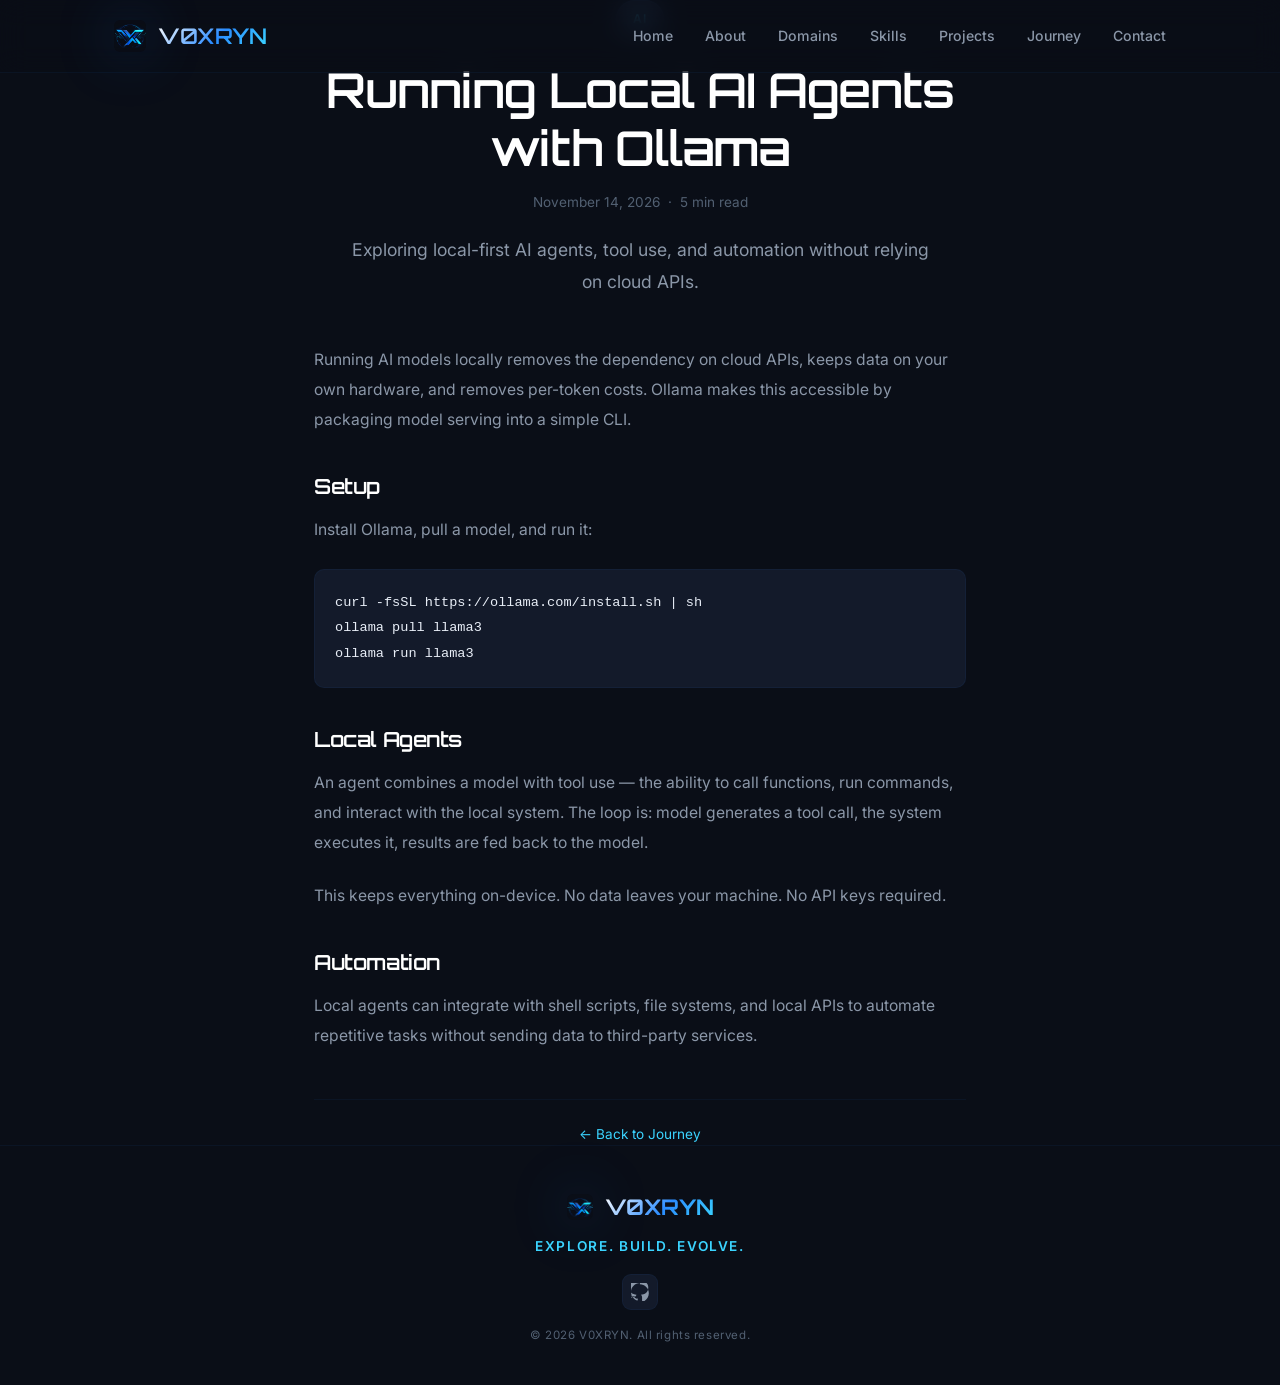
<file: blog/local-ai-agents.html>
<!DOCTYPE html>
<html lang="en">
<head>
  <meta charset="UTF-8">
  <meta name="viewport" content="width=device-width, initial-scale=1.0">
  <meta http-equiv="X-UA-Compatible" content="IE=edge">

  <title>Running Local AI Agents with Ollama — V0XRYN</title>
  <meta name="description" content="Exploring local-first AI agents, tool use, and automation without relying on cloud APIs.">
  <meta name="author" content="V0XRYN">
  <meta name="robots" content="index, follow">
  <link rel="canonical" href="https://v0xryn.github.io/blog/local-ai-agents.html">

  <meta property="og:type" content="article">
  <meta property="og:url" content="https://v0xryn.github.io/blog/local-ai-agents.html">
  <meta property="og:site_name" content="V0XRYN">
  <meta property="og:title" content="Running Local AI Agents with Ollama — V0XRYN">
  <meta property="og:description" content="Exploring local-first AI agents, tool use, and automation without relying on cloud APIs.">
  <meta property="og:image" content="https://v0xryn.github.io/assets/img/og-image.png">
  <meta name="twitter:card" content="summary_large_image">
  <meta name="twitter:title" content="Running Local AI Agents with Ollama — V0XRYN">
  <meta name="twitter:description" content="Exploring local-first AI agents, tool use, and automation without relying on cloud APIs.">
  <meta name="twitter:image" content="https://v0xryn.github.io/assets/img/og-image.png">

  <link rel="icon" type="image/png" sizes="32x32" href="../assets/img/favicon-32x32.png">
  <link rel="icon" type="image/png" sizes="16x16" href="../assets/img/favicon-16x16.png">
  <link rel="apple-touch-icon" sizes="180x180" href="../assets/img/apple-touch-icon.png">
  <link rel="manifest" href="../assets/img/site.webmanifest">

  <link rel="preconnect" href="https://fonts.googleapis.com">
  <link rel="preconnect" href="https://fonts.gstatic.com" crossorigin>
  <link href="https://fonts.googleapis.com/css2?family=Inter:wght@300;400;500;600&family=Orbitron:wght@400;500;600;700&display=swap" rel="stylesheet">

  <link rel="stylesheet" href="../assets/css/style.css">
  <link rel="stylesheet" href="../assets/css/article.css">
</head>
<body>

  <a class="skip-link" href="#content">Skip to content</a>

  <nav class="nav" aria-label="Main navigation">
    <div class="nav-container">
      <a class="nav-brand" href="../index.html" aria-label="V0XRYN home">
        <img src="../assets/img/logo.png" alt="V0XRYN brand mark" class="nav-logo-img" width="32" height="32">
        <span class="nav-wordmark">V0XRYN</span>
      </a>
      <button class="nav-toggle" aria-expanded="false" aria-controls="nav-menu" aria-label="Toggle menu">
        <span class="nav-toggle-bar"></span>
        <span class="nav-toggle-bar"></span>
        <span class="nav-toggle-bar"></span>
      </button>
      <ul class="nav-menu" id="nav-menu">
        <li><a class="nav-link" href="../index.html#hero">Home</a></li>
        <li><a class="nav-link" href="../index.html#about">About</a></li>
        <li><a class="nav-link" href="../index.html#domains">Domains</a></li>
        <li><a class="nav-link" href="../index.html#skills">Skills</a></li>
        <li><a class="nav-link" href="../index.html#projects">Projects</a></li>
        <li><a class="nav-link" href="../index.html#blog">Journey</a></li>
        <li><a class="nav-link" href="../index.html#connect">Contact</a></li>
      </ul>
      <div class="nav-social">
        <a class="nav-social-link" href="https://github.com/V0XRYN" target="_blank" rel="noopener noreferrer" aria-label="GitHub">
          <svg width="16" height="16" fill="currentColor" viewBox="0 0 24 24" aria-hidden="true"><path d="M12 0c-6.626 0-12 5.373-12 12 0 5.302 3.438 9.8 8.205 11.385.6.113.82-.258.82-.577 0-.285-.01-1.04-.015-2.04-3.338.724-4.042-1.61-4.042-1.61C-4.422 18.07-3.86 17.5-3.86 17.5c-0.975-0.665 0.08-0.845 0.08-0.845 1.206 0.084 1.838 1.236 1.838 1.236 1.07 1.835 2.809 1.305 3.495.998.108-.776.417-1.305.76-1.605-2.665-.3-5.466-1.332-5.466-1.332-0.905-0.62 0.03-0.605 0.03-0.605 1.794 0.116 2.74 1.212 2.74 1.212 2.073 1.165 4.38 1.81 6.84 1.185 0.29-0.638 0.56-1.315 0.815-2.075-4.765-0.555-9.79-2.39-9.79-10.005 0-2.21 0.795-4.01 2.11-5.43-0.21-0.52-0.905-2.6 0.18-5.42 0 0 1.705-0.555 5.475 2.04 1.582-0.445 3.3-0.67 5.02-0.675 1.72 0.005 3.44 0.23 5.02 0.675 3.77-2.595 5.47-2.04 5.47-2.04 1.085 2.82 0.39 4.9 0.18 5.42 1.315 1.42 2.11 3.22 2.11 5.43 0 7.61-5.025 9.45-9.79 10.005 0.795 0.6 1.5 1.76 1.5 3.56 0 2.56 0 4.63 0 5.27 0 0.315 0.215 0.69 0.825 0.575 4.76-1.585 8.205-6.085 8.205-11.385 0-6.627-5.373-12-12-12z"/></svg>
        </a>
      </div>
    </div>
  </nav>

  <main id="content">
    <article class="article-page">
      <header class="article-header">
        <div class="article-badge">AI</div>
        <h1 class="article-title">Running Local AI Agents with Ollama</h1>
        <div class="article-meta">
          <span>November 14, 2026</span>
          <span>·</span>
          <span>5 min read</span>
        </div>
        <p class="article-intro">Exploring local-first AI agents, tool use, and automation without relying on cloud APIs.</p>
      </header>

      <div class="article-content">
        <p>Running AI models locally removes the dependency on cloud APIs, keeps data on your own hardware, and removes per-token costs. Ollama makes this accessible by packaging model serving into a simple CLI.</p>
        <h2>Setup</h2>
        <p>Install Ollama, pull a model, and run it:</p>
        <pre class="code-block"><code>curl -fsSL https://ollama.com/install.sh | sh
ollama pull llama3
ollama run llama3</code></pre>
        <h2>Local Agents</h2>
        <p>An agent combines a model with tool use — the ability to call functions, run commands, and interact with the local system. The loop is: model generates a tool call, the system executes it, results are fed back to the model.</p>
        <p>This keeps everything on-device. No data leaves your machine. No API keys required.</p>
        <h2>Automation</h2>
        <p>Local agents can integrate with shell scripts, file systems, and local APIs to automate repetitive tasks without sending data to third-party services.</p>
      </div>

      <footer class="article-footer">
        <p><a href="../index.html#blog" style="color:var(--cyan);text-decoration:none;">← Back to Journey</a></p>
      </footer>
    </article>
  </main>

  <footer class="footer" aria-label="Footer">
    <div class="footer-container">
      <div class="footer-brand">
        <img src="../assets/img/logo.png" alt="V0XRYN" class="footer-logo-img" width="26" height="26">
        <span class="footer-wordmark">V0XRYN</span>
      </div>
      <p class="footer-tagline">Explore. Build. Evolve.</p>
      <div class="footer-social">
        <a class="footer-social-link" href="https://github.com/V0XRYN" target="_blank" rel="noopener noreferrer" aria-label="GitHub">
          <svg width="18" height="18" fill="currentColor" viewBox="0 0 24 24" aria-hidden="true"><path d="M12 0c-6.626 0-12 5.373-12 12 0 5.302 3.438 9.8 8.205 11.385.6.113.82-.258.82-.577 0-.285-.01-1.04-.015-2.04-3.338.724-4.042-1.61-4.042-1.61C-4.422 18.07-3.86 17.5-3.86 17.5c-0.975-0.665 0.08-0.845 0.08-0.845 1.206 0.084 1.838 1.236 1.838 1.236 1.07 1.835 2.809 1.305 3.495.998.108-.776.417-1.305.76-1.605-2.665-.3-5.466-1.332-5.466-1.332-0.905-0.62 0.03-0.605 0.03-0.605 1.794 0.116 2.74 1.212 2.74 1.212 2.073 1.165 4.38 1.81 6.84 1.185 0.29-0.638 0.56-1.315 0.815-2.075-4.765-0.555-9.79-2.39-9.79-10.005 0-2.21 0.795-4.01 2.11-5.43-0.21-0.52-0.905-2.6 0.18-5.42 0 0 1.705-0.555 5.475 2.04 1.582-0.445 3.3-0.67 5.02-0.675 1.72 0.005 3.44 0.23 5.02 0.675 3.77-2.595 5.47-2.04 5.47-2.04 1.085 2.82 0.39 4.9 0.18 5.42 1.315 1.42 2.11 3.22 2.11 5.43 0 7.61-5.025 9.45-9.79 10.005 0.795 0.6 1.5 1.76 1.5 3.56 0 2.56 0 4.63 0 5.27 0 0.315 0.215 0.69 0.825 0.575 4.76-1.585 8.205-6.085 8.205-11.385 0-6.627-5.373-12-12-12z"/></svg>
        </a>
      </div>
      <p class="footer-copy">© <span id="year"></span> V0XRYN. All rights reserved.</p>
    </div>
  </footer>

  <script src="../assets/js/main.js"></script>
</body>
</html>
</file>
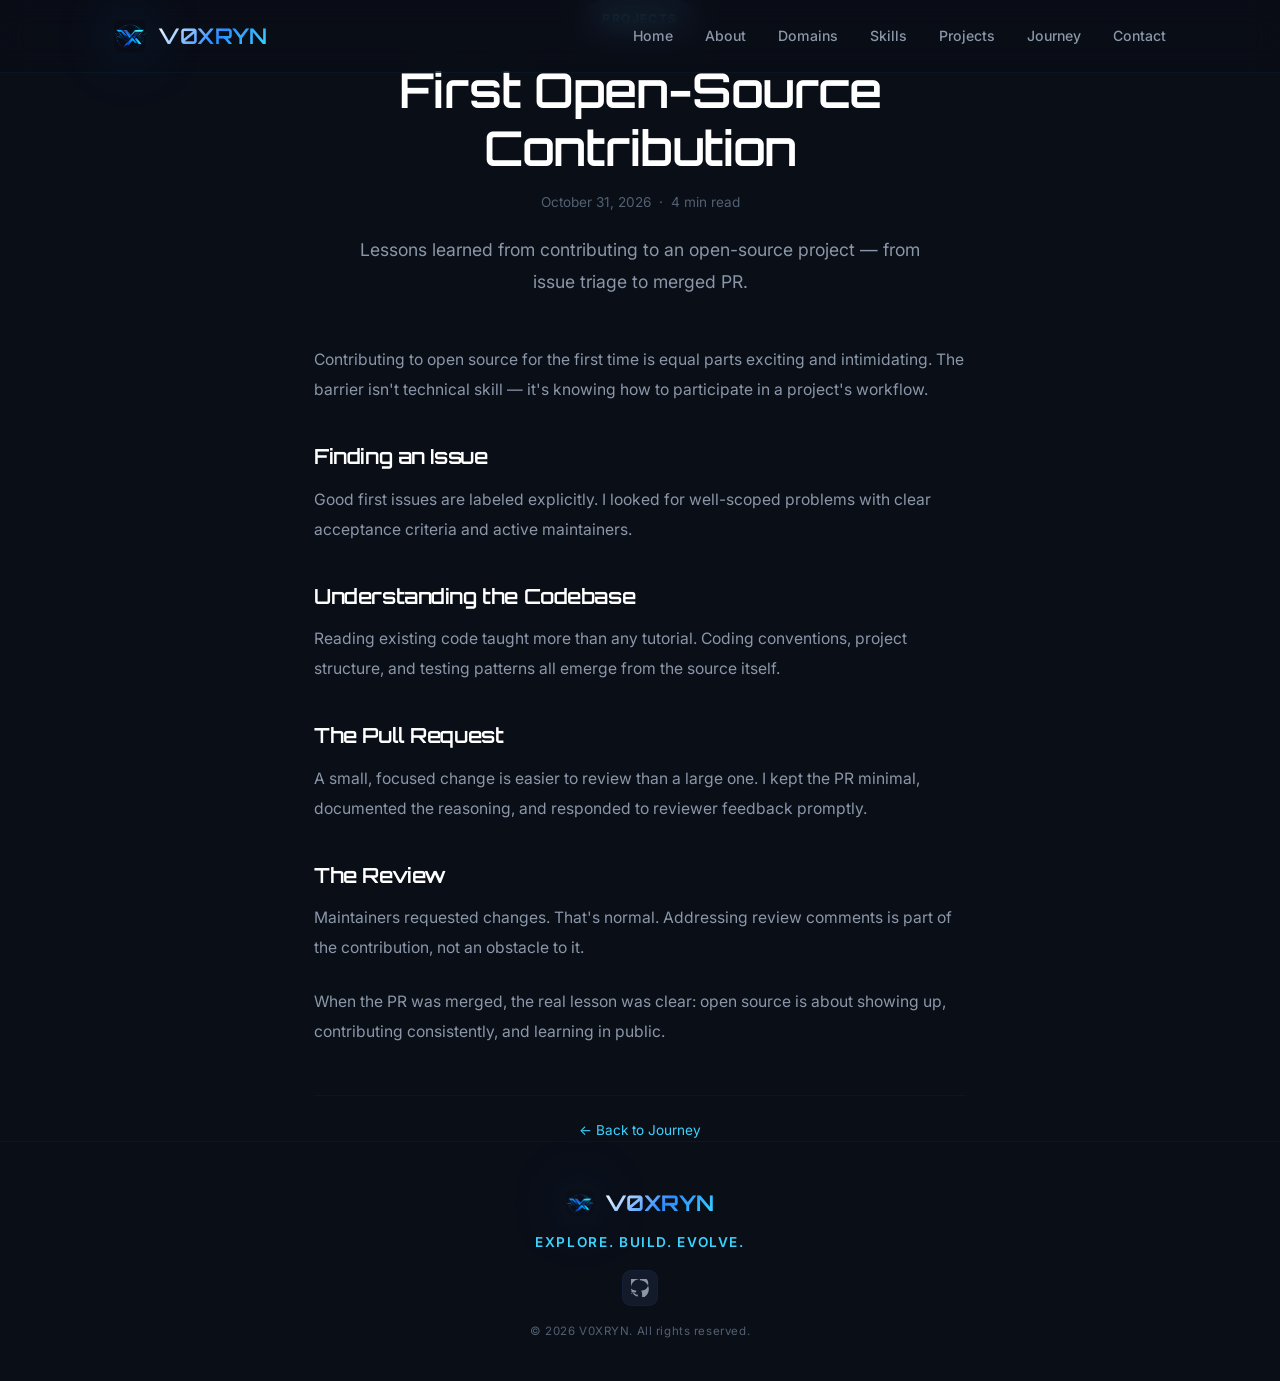
<file: blog/open-source-contribution.html>
<!DOCTYPE html>
<html lang="en">
<head>
  <meta charset="UTF-8">
  <meta name="viewport" content="width=device-width, initial-scale=1.0">
  <meta http-equiv="X-UA-Compatible" content="IE=edge">

  <title>First Open-Source Contribution — V0XRYN</title>
  <meta name="description" content="Lessons learned from contributing to an open-source project — from issue triage to merged PR.">
  <meta name="author" content="V0XRYN">
  <meta name="robots" content="index, follow">
  <link rel="canonical" href="https://v0xryn.github.io/blog/open-source-contribution.html">

  <meta property="og:type" content="article">
  <meta property="og:url" content="https://v0xryn.github.io/blog/open-source-contribution.html">
  <meta property="og:site_name" content="V0XRYN">
  <meta property="og:title" content="First Open-Source Contribution — V0XRYN">
  <meta property="og:description" content="Lessons learned from contributing to an open-source project — from issue triage to merged PR.">
  <meta property="og:image" content="https://v0xryn.github.io/assets/img/og-image.png">
  <meta name="twitter:card" content="summary_large_image">
  <meta name="twitter:title" content="First Open-Source Contribution — V0XRYN">
  <meta name="twitter:description" content="Lessons learned from contributing to an open-source project — from issue triage to merged PR.">
  <meta name="twitter:image" content="https://v0xryn.github.io/assets/img/og-image.png">

  <link rel="icon" type="image/png" sizes="32x32" href="../assets/img/favicon-32x32.png">
  <link rel="icon" type="image/png" sizes="16x16" href="../assets/img/favicon-16x16.png">
  <link rel="apple-touch-icon" sizes="180x180" href="../assets/img/apple-touch-icon.png">
  <link rel="manifest" href="../assets/img/site.webmanifest">

  <link rel="preconnect" href="https://fonts.googleapis.com">
  <link rel="preconnect" href="https://fonts.gstatic.com" crossorigin>
  <link href="https://fonts.googleapis.com/css2?family=Inter:wght@300;400;500;600&family=Orbitron:wght@400;500;600;700&display=swap" rel="stylesheet">

  <link rel="stylesheet" href="../assets/css/style.css">
  <link rel="stylesheet" href="../assets/css/article.css">
</head>
<body>

  <a class="skip-link" href="#content">Skip to content</a>

  <nav class="nav" aria-label="Main navigation">
    <div class="nav-container">
      <a class="nav-brand" href="../index.html" aria-label="V0XRYN home">
        <img src="../assets/img/logo.png" alt="V0XRYN brand mark" class="nav-logo-img" width="32" height="32">
        <span class="nav-wordmark">V0XRYN</span>
      </a>
      <button class="nav-toggle" aria-expanded="false" aria-controls="nav-menu" aria-label="Toggle menu">
        <span class="nav-toggle-bar"></span>
        <span class="nav-toggle-bar"></span>
        <span class="nav-toggle-bar"></span>
      </button>
      <ul class="nav-menu" id="nav-menu">
        <li><a class="nav-link" href="../index.html#hero">Home</a></li>
        <li><a class="nav-link" href="../index.html#about">About</a></li>
        <li><a class="nav-link" href="../index.html#domains">Domains</a></li>
        <li><a class="nav-link" href="../index.html#skills">Skills</a></li>
        <li><a class="nav-link" href="../index.html#projects">Projects</a></li>
        <li><a class="nav-link" href="../index.html#blog">Journey</a></li>
        <li><a class="nav-link" href="../index.html#connect">Contact</a></li>
      </ul>
      <div class="nav-social">
        <a class="nav-social-link" href="https://github.com/V0XRYN" target="_blank" rel="noopener noreferrer" aria-label="GitHub">
          <svg width="16" height="16" fill="currentColor" viewBox="0 0 24 24" aria-hidden="true"><path d="M12 0c-6.626 0-12 5.373-12 12 0 5.302 3.438 9.8 8.205 11.385.6.113.82-.258.82-.577 0-.285-.01-1.04-.015-2.04-3.338.724-4.042-1.61-4.042-1.61C-4.422 18.07-3.86 17.5-3.86 17.5c-0.975-0.665 0.08-0.845 0.08-0.845 1.206 0.084 1.838 1.236 1.838 1.236 1.07 1.835 2.809 1.305 3.495.998.108-.776.417-1.305.76-1.605-2.665-.3-5.466-1.332-5.466-1.332-0.905-0.62 0.03-0.605 0.03-0.605 1.794 0.116 2.74 1.212 2.74 1.212 2.073 1.165 4.38 1.81 6.84 1.185 0.29-0.638 0.56-1.315 0.815-2.075-4.765-0.555-9.79-2.39-9.79-10.005 0-2.21 0.795-4.01 2.11-5.43-0.21-0.52-0.905-2.6 0.18-5.42 0 0 1.705-0.555 5.475 2.04 1.582-0.445 3.3-0.67 5.02-0.675 1.72 0.005 3.44 0.23 5.02 0.675 3.77-2.595 5.47-2.04 5.47-2.04 1.085 2.82 0.39 4.9 0.18 5.42 1.315 1.42 2.11 3.22 2.11 5.43 0 7.61-5.025 9.45-9.79 10.005 0.795 0.6 1.5 1.76 1.5 3.56 0 2.56 0 4.63 0 5.27 0 0.315 0.215 0.69 0.825 0.575 4.76-1.585 8.205-6.085 8.205-11.385 0-6.627-5.373-12-12-12z"/></svg>
        </a>
      </div>
    </div>
  </nav>

  <main id="content">
    <article class="article-page">
      <header class="article-header">
        <div class="article-badge">Projects</div>
        <h1 class="article-title">First Open-Source Contribution</h1>
        <div class="article-meta">
          <span>October 31, 2026</span>
          <span>·</span>
          <span>4 min read</span>
        </div>
        <p class="article-intro">Lessons learned from contributing to an open-source project — from issue triage to merged PR.</p>
      </header>

      <div class="article-content">
        <p>Contributing to open source for the first time is equal parts exciting and intimidating. The barrier isn't technical skill — it's knowing how to participate in a project's workflow.</p>
        <h2>Finding an Issue</h2>
        <p>Good first issues are labeled explicitly. I looked for well-scoped problems with clear acceptance criteria and active maintainers.</p>
        <h2>Understanding the Codebase</h2>
        <p>Reading existing code taught more than any tutorial. Coding conventions, project structure, and testing patterns all emerge from the source itself.</p>
        <h2>The Pull Request</h2>
        <p>A small, focused change is easier to review than a large one. I kept the PR minimal, documented the reasoning, and responded to reviewer feedback promptly.</p>
        <h2>The Review</h2>
        <p>Maintainers requested changes. That's normal. Addressing review comments is part of the contribution, not an obstacle to it.</p>
        <p>When the PR was merged, the real lesson was clear: open source is about showing up, contributing consistently, and learning in public.</p>
      </div>

      <footer class="article-footer">
        <p><a href="../index.html#blog" style="color:var(--cyan);text-decoration:none;">← Back to Journey</a></p>
      </footer>
    </article>
  </main>

  <footer class="footer" aria-label="Footer">
    <div class="footer-container">
      <div class="footer-brand">
        <img src="../assets/img/logo.png" alt="V0XRYN" class="footer-logo-img" width="26" height="26">
        <span class="footer-wordmark">V0XRYN</span>
      </div>
      <p class="footer-tagline">Explore. Build. Evolve.</p>
      <div class="footer-social">
        <a class="footer-social-link" href="https://github.com/V0XRYN" target="_blank" rel="noopener noreferrer" aria-label="GitHub">
          <svg width="18" height="18" fill="currentColor" viewBox="0 0 24 24" aria-hidden="true"><path d="M12 0c-6.626 0-12 5.373-12 12 0 5.302 3.438 9.8 8.205 11.385.6.113.82-.258.82-.577 0-.285-.01-1.04-.015-2.04-3.338.724-4.042-1.61-4.042-1.61C-4.422 18.07-3.86 17.5-3.86 17.5c-0.975-0.665 0.08-0.845 0.08-0.845 1.206 0.084 1.838 1.236 1.838 1.236 1.07 1.835 2.809 1.305 3.495.998.108-.776.417-1.305.76-1.605-2.665-.3-5.466-1.332-5.466-1.332-0.905-0.62 0.03-0.605 0.03-0.605 1.794 0.116 2.74 1.212 2.74 1.212 2.073 1.165 4.38 1.81 6.84 1.185 0.29-0.638 0.56-1.315 0.815-2.075-4.765-0.555-9.79-2.39-9.79-10.005 0-2.21 0.795-4.01 2.11-5.43-0.21-0.52-0.905-2.6 0.18-5.42 0 0 1.705-0.555 5.475 2.04 1.582-0.445 3.3-0.67 5.02-0.675 1.72 0.005 3.44 0.23 5.02 0.675 3.77-2.595 5.47-2.04 5.47-2.04 1.085 2.82 0.39 4.9 0.18 5.42 1.315 1.42 2.11 3.22 2.11 5.43 0 7.61-5.025 9.45-9.79 10.005 0.795 0.6 1.5 1.76 1.5 3.56 0 2.56 0 4.63 0 5.27 0 0.315 0.215 0.69 0.825 0.575 4.76-1.585 8.205-6.085 8.205-11.385 0-6.627-5.373-12-12-12z"/></svg>
        </a>
      </div>
      <p class="footer-copy">© <span id="year"></span> V0XRYN. All rights reserved.</p>
    </div>
  </footer>

  <script src="../assets/js/main.js"></script>
</body>
</html>
</file>
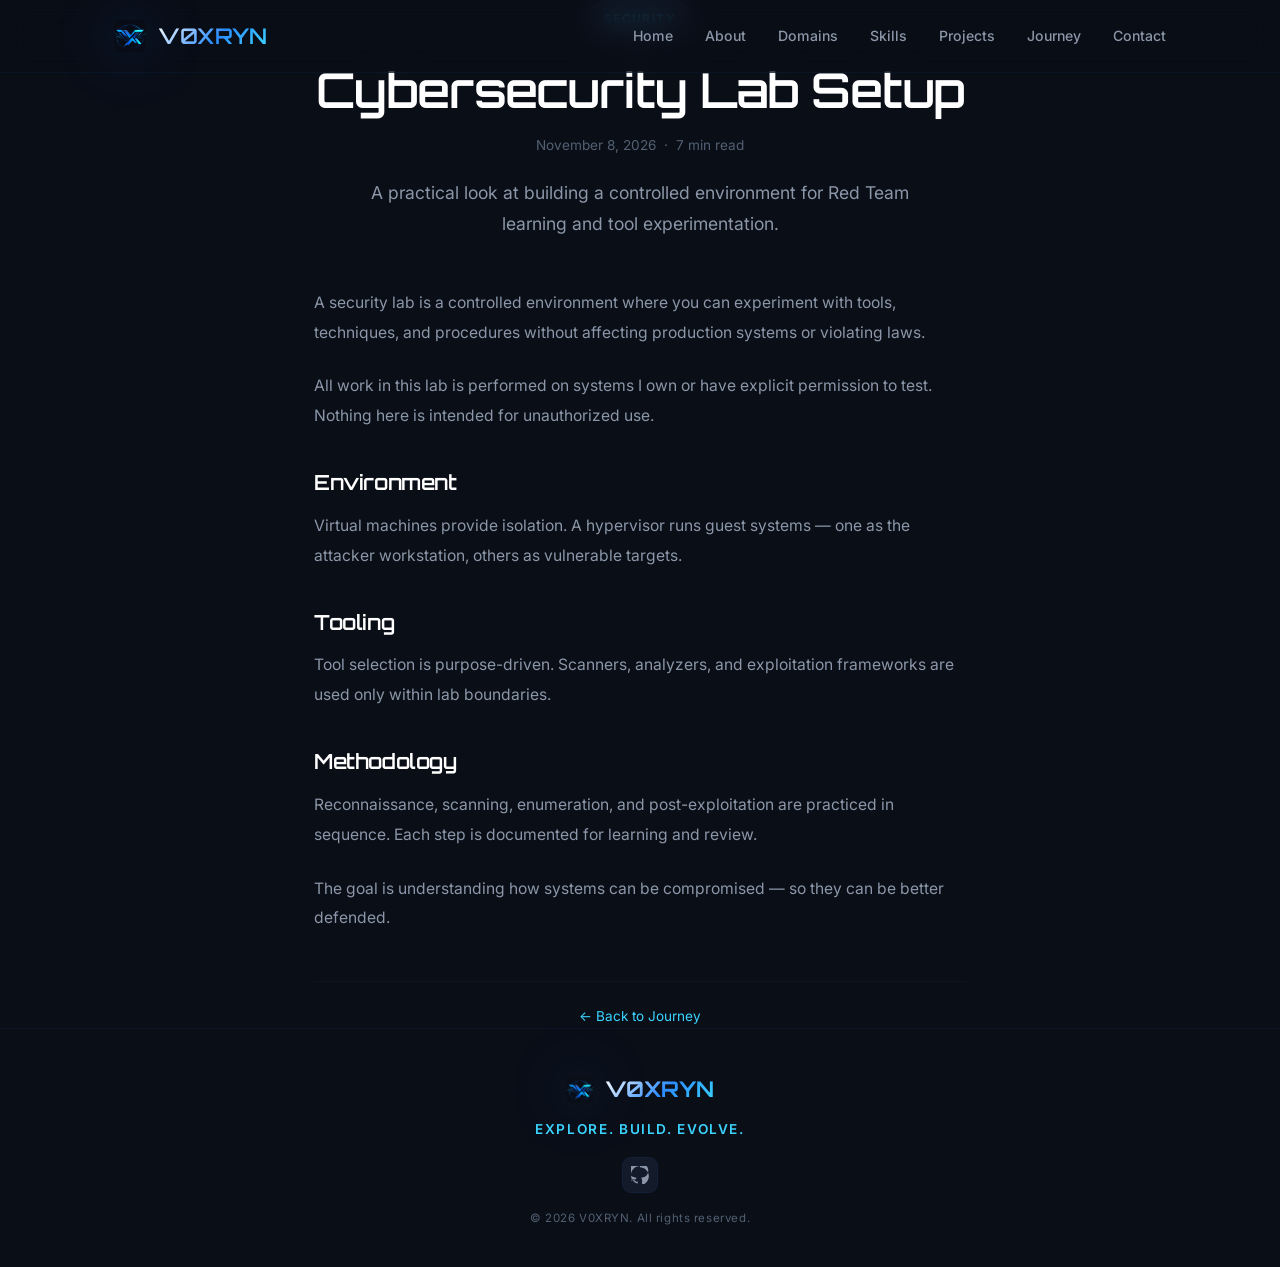
<file: blog/security-lab-notes.html>
<!DOCTYPE html>
<html lang="en">
<head>
  <meta charset="UTF-8">
  <meta name="viewport" content="width=device-width, initial-scale=1.0">
  <meta http-equiv="X-UA-Compatible" content="IE=edge">

  <title>Cybersecurity Lab Setup — V0XRYN</title>
  <meta name="description" content="A practical look at building a controlled environment for Red Team learning and tool experimentation.">
  <meta name="author" content="V0XRYN">
  <meta name="robots" content="index, follow">
  <link rel="canonical" href="https://v0xryn.github.io/blog/security-lab-notes.html">

  <meta property="og:type" content="article">
  <meta property="og:url" content="https://v0xryn.github.io/blog/security-lab-notes.html">
  <meta property="og:site_name" content="V0XRYN">
  <meta property="og:title" content="Cybersecurity Lab Setup — V0XRYN">
  <meta property="og:description" content="A practical look at building a controlled environment for Red Team learning and tool experimentation.">
  <meta property="og:image" content="https://v0xryn.github.io/assets/img/og-image.png">
  <meta name="twitter:card" content="summary_large_image">
  <meta name="twitter:title" content="Cybersecurity Lab Setup — V0XRYN">
  <meta name="twitter:description" content="A practical look at building a controlled environment for Red Team learning and tool experimentation.">
  <meta name="twitter:image" content="https://v0xryn.github.io/assets/img/og-image.png">

  <link rel="icon" type="image/png" sizes="32x32" href="../assets/img/favicon-32x32.png">
  <link rel="icon" type="image/png" sizes="16x16" href="../assets/img/favicon-16x16.png">
  <link rel="apple-touch-icon" sizes="180x180" href="../assets/img/apple-touch-icon.png">
  <link rel="manifest" href="../assets/img/site.webmanifest">

  <link rel="preconnect" href="https://fonts.googleapis.com">
  <link rel="preconnect" href="https://fonts.gstatic.com" crossorigin>
  <link href="https://fonts.googleapis.com/css2?family=Inter:wght@300;400;500;600&family=Orbitron:wght@400;500;600;700&display=swap" rel="stylesheet">

  <link rel="stylesheet" href="../assets/css/style.css">
  <link rel="stylesheet" href="../assets/css/article.css">
</head>
<body>

  <a class="skip-link" href="#content">Skip to content</a>

  <nav class="nav" aria-label="Main navigation">
    <div class="nav-container">
      <a class="nav-brand" href="../index.html" aria-label="V0XRYN home">
        <img src="../assets/img/logo.png" alt="V0XRYN brand mark" class="nav-logo-img" width="32" height="32">
        <span class="nav-wordmark">V0XRYN</span>
      </a>
      <button class="nav-toggle" aria-expanded="false" aria-controls="nav-menu" aria-label="Toggle menu">
        <span class="nav-toggle-bar"></span>
        <span class="nav-toggle-bar"></span>
        <span class="nav-toggle-bar"></span>
      </button>
      <ul class="nav-menu" id="nav-menu">
        <li><a class="nav-link" href="../index.html#hero">Home</a></li>
        <li><a class="nav-link" href="../index.html#about">About</a></li>
        <li><a class="nav-link" href="../index.html#domains">Domains</a></li>
        <li><a class="nav-link" href="../index.html#skills">Skills</a></li>
        <li><a class="nav-link" href="../index.html#projects">Projects</a></li>
        <li><a class="nav-link" href="../index.html#blog">Journey</a></li>
        <li><a class="nav-link" href="../index.html#connect">Contact</a></li>
      </ul>
      <div class="nav-social">
        <a class="nav-social-link" href="https://github.com/V0XRYN" target="_blank" rel="noopener noreferrer" aria-label="GitHub">
          <svg width="16" height="16" fill="currentColor" viewBox="0 0 24 24" aria-hidden="true"><path d="M12 0c-6.626 0-12 5.373-12 12 0 5.302 3.438 9.8 8.205 11.385.6.113.82-.258.82-.577 0-.285-.01-1.04-.015-2.04-3.338.724-4.042-1.61-4.042-1.61C-4.422 18.07-3.86 17.5-3.86 17.5c-0.975-0.665 0.08-0.845 0.08-0.845 1.206 0.084 1.838 1.236 1.838 1.236 1.07 1.835 2.809 1.305 3.495.998.108-.776.417-1.305.76-1.605-2.665-.3-5.466-1.332-5.466-1.332-0.905-0.62 0.03-0.605 0.03-0.605 1.794 0.116 2.74 1.212 2.74 1.212 2.073 1.165 4.38 1.81 6.84 1.185 0.29-0.638 0.56-1.315 0.815-2.075-4.765-0.555-9.79-2.39-9.79-10.005 0-2.21 0.795-4.01 2.11-5.43-0.21-0.52-0.905-2.6 0.18-5.42 0 0 1.705-0.555 5.475 2.04 1.582-0.445 3.3-0.67 5.02-0.675 1.72 0.005 3.44 0.23 5.02 0.675 3.77-2.595 5.47-2.04 5.47-2.04 1.085 2.82 0.39 4.9 0.18 5.42 1.315 1.42 2.11 3.22 2.11 5.43 0 7.61-5.025 9.45-9.79 10.005 0.795 0.6 1.5 1.76 1.5 3.56 0 2.56 0 4.63 0 5.27 0 0.315 0.215 0.69 0.825 0.575 4.76-1.585 8.205-6.085 8.205-11.385 0-6.627-5.373-12-12-12z"/></svg>
        </a>
      </div>
    </div>
  </nav>

  <main id="content">
    <article class="article-page">
      <header class="article-header">
        <div class="article-badge">Security</div>
        <h1 class="article-title">Cybersecurity Lab Setup</h1>
        <div class="article-meta">
          <span>November 8, 2026</span>
          <span>·</span>
          <span>7 min read</span>
        </div>
        <p class="article-intro">A practical look at building a controlled environment for Red Team learning and tool experimentation.</p>
      </header>

      <div class="article-content">
        <p>A security lab is a controlled environment where you can experiment with tools, techniques, and procedures without affecting production systems or violating laws.</p>
        <p>All work in this lab is performed on systems I own or have explicit permission to test. Nothing here is intended for unauthorized use.</p>
        <h2>Environment</h2>
        <p>Virtual machines provide isolation. A hypervisor runs guest systems — one as the attacker workstation, others as vulnerable targets.</p>
        <h2>Tooling</h2>
        <p>Tool selection is purpose-driven. Scanners, analyzers, and exploitation frameworks are used only within lab boundaries.</p>
        <h2>Methodology</h2>
        <p>Reconnaissance, scanning, enumeration, and post-exploitation are practiced in sequence. Each step is documented for learning and review.</p>
        <p>The goal is understanding how systems can be compromised — so they can be better defended.</p>
      </div>

      <footer class="article-footer">
        <p><a href="../index.html#blog" style="color:var(--cyan);text-decoration:none;">← Back to Journey</a></p>
      </footer>
    </article>
  </main>

  <footer class="footer" aria-label="Footer">
    <div class="footer-container">
      <div class="footer-brand">
        <img src="../assets/img/logo.png" alt="V0XRYN" class="footer-logo-img" width="26" height="26">
        <span class="footer-wordmark">V0XRYN</span>
      </div>
      <p class="footer-tagline">Explore. Build. Evolve.</p>
      <div class="footer-social">
        <a class="footer-social-link" href="https://github.com/V0XRYN" target="_blank" rel="noopener noreferrer" aria-label="GitHub">
          <svg width="18" height="18" fill="currentColor" viewBox="0 0 24 24" aria-hidden="true"><path d="M12 0c-6.626 0-12 5.373-12 12 0 5.302 3.438 9.8 8.205 11.385.6.113.82-.258.82-.577 0-.285-.01-1.04-.015-2.04-3.338.724-4.042-1.61-4.042-1.61C-4.422 18.07-3.86 17.5-3.86 17.5c-0.975-0.665 0.08-0.845 0.08-0.845 1.206 0.084 1.838 1.236 1.838 1.236 1.07 1.835 2.809 1.305 3.495.998.108-.776.417-1.305.76-1.605-2.665-.3-5.466-1.332-5.466-1.332-0.905-0.62 0.03-0.605 0.03-0.605 1.794 0.116 2.74 1.212 2.74 1.212 2.073 1.165 4.38 1.81 6.84 1.185 0.29-0.638 0.56-1.315 0.815-2.075-4.765-0.555-9.79-2.39-9.79-10.005 0-2.21 0.795-4.01 2.11-5.43-0.21-0.52-0.905-2.6 0.18-5.42 0 0 1.705-0.555 5.475 2.04 1.582-0.445 3.3-0.67 5.02-0.675 1.72 0.005 3.44 0.23 5.02 0.675 3.77-2.595 5.47-2.04 5.47-2.04 1.085 2.82 0.39 4.9 0.18 5.42 1.315 1.42 2.11 3.22 2.11 5.43 0 7.61-5.025 9.45-9.79 10.005 0.795 0.6 1.5 1.76 1.5 3.56 0 2.56 0 4.63 0 5.27 0 0.315 0.215 0.69 0.825 0.575 4.76-1.585 8.205-6.085 8.205-11.385 0-6.627-5.373-12-12-12z"/></svg>
        </a>
      </div>
      <p class="footer-copy">© <span id="year"></span> V0XRYN. All rights reserved.</p>
    </div>
  </footer>

  <script src="../assets/js/main.js"></script>
</body>
</html>
</file>
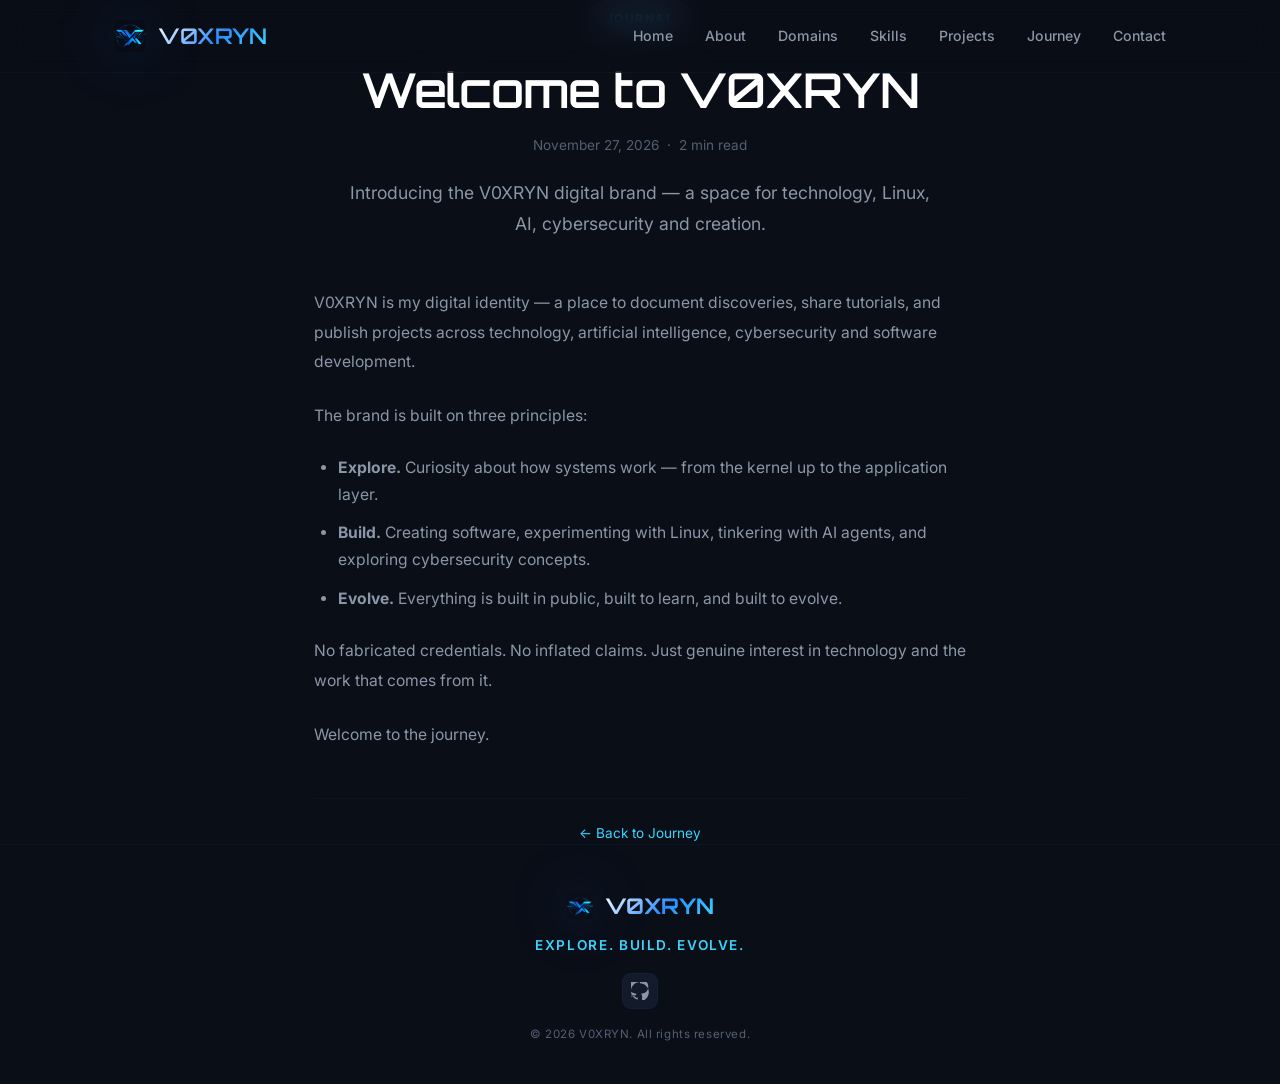
<file: blog/welcome-to-v0xryn.html>
<!DOCTYPE html>
<html lang="en">
<head>
  <meta charset="UTF-8">
  <meta name="viewport" content="width=device-width, initial-scale=1.0">
  <meta http-equiv="X-UA-Compatible" content="IE=edge">

  <title>Welcome to V0XRYN — V0XRYN</title>
  <meta name="description" content="Introducing the V0XRYN digital brand — a space for technology, Linux, AI, cybersecurity and creation.">
  <meta name="author" content="V0XRYN">
  <meta name="robots" content="index, follow">
  <link rel="canonical" href="https://v0xryn.github.io/blog/welcome-to-v0xryn.html">

  <!-- Open Graph -->
  <meta property="og:type" content="article">
  <meta property="og:url" content="https://v0xryn.github.io/blog/welcome-to-v0xryn.html">
  <meta property="og:site_name" content="V0XRYN">
  <meta property="og:title" content="Welcome to V0XRYN — V0XRYN">
  <meta property="og:description" content="Introducing the V0XRYN digital brand — a space for technology, Linux, AI, cybersecurity and creation.">
  <meta property="og:image" content="https://v0xryn.github.io/assets/img/og-image.png">
  <meta name="twitter:card" content="summary_large_image">
  <meta name="twitter:title" content="Welcome to V0XRYN — V0XRYN">
  <meta name="twitter:description" content="Introducing the V0XRYN digital brand — a space for technology, Linux, AI, cybersecurity and creation.">
  <meta name="twitter:image" content="https://v0xryn.github.io/assets/img/og-image.png">

  <!-- Favicons -->
  <link rel="icon" type="image/png" sizes="32x32" href="../assets/img/favicon-32x32.png">
  <link rel="icon" type="image/png" sizes="16x16" href="../assets/img/favicon-16x16.png">
  <link rel="apple-touch-icon" sizes="180x180" href="../assets/img/apple-touch-icon.png">
  <link rel="manifest" href="../assets/img/site.webmanifest">

  <!-- Fonts -->
  <link rel="preconnect" href="https://fonts.googleapis.com">
  <link rel="preconnect" href="https://fonts.gstatic.com" crossorigin>
  <link href="https://fonts.googleapis.com/css2?family=Inter:wght@300;400;500;600&family=Orbitron:wght@400;500;600;700&display=swap" rel="stylesheet">

  <link rel="stylesheet" href="../assets/css/style.css">
  <link rel="stylesheet" href="../assets/css/article.css">
</head>
<body>

  <a class="skip-link" href="#content">Skip to content</a>

  <nav class="nav" aria-label="Main navigation">
    <div class="nav-container">
      <a class="nav-brand" href="../index.html" aria-label="V0XRYN home">
        <img src="../assets/img/logo.png" alt="V0XRYN brand mark" class="nav-logo-img" width="32" height="32">
        <span class="nav-wordmark">V0XRYN</span>
      </a>
      <button class="nav-toggle" aria-expanded="false" aria-controls="nav-menu" aria-label="Toggle menu">
        <span class="nav-toggle-bar"></span>
        <span class="nav-toggle-bar"></span>
        <span class="nav-toggle-bar"></span>
      </button>
      <ul class="nav-menu" id="nav-menu">
        <li><a class="nav-link" href="../index.html#hero">Home</a></li>
        <li><a class="nav-link" href="../index.html#about">About</a></li>
        <li><a class="nav-link" href="../index.html#domains">Domains</a></li>
        <li><a class="nav-link" href="../index.html#skills">Skills</a></li>
        <li><a class="nav-link" href="../index.html#projects">Projects</a></li>
        <li><a class="nav-link" href="../index.html#blog">Journey</a></li>
        <li><a class="nav-link" href="../index.html#connect">Contact</a></li>
      </ul>
      <div class="nav-social">
        <a class="nav-social-link" href="https://github.com/V0XRYN" target="_blank" rel="noopener noreferrer" aria-label="GitHub">
          <svg width="16" height="16" fill="currentColor" viewBox="0 0 24 24" aria-hidden="true"><path d="M12 0c-6.626 0-12 5.373-12 12 0 5.302 3.438 9.8 8.205 11.385.6.113.82-.258.82-.577 0-.285-.01-1.04-.015-2.04-3.338.724-4.042-1.61-4.042-1.61C-4.422 18.07-3.86 17.5-3.86 17.5c-0.975-0.665 0.08-0.845 0.08-0.845 1.206 0.084 1.838 1.236 1.838 1.236 1.07 1.835 2.809 1.305 3.495.998.108-.776.417-1.305.76-1.605-2.665-.3-5.466-1.332-5.466-1.332-0.905-0.62 0.03-0.605 0.03-0.605 1.794 0.116 2.74 1.212 2.74 1.212 2.073 1.165 4.38 1.81 6.84 1.185 0.29-0.638 0.56-1.315 0.815-2.075-4.765-0.555-9.79-2.39-9.79-10.005 0-2.21 0.795-4.01 2.11-5.43-0.21-0.52-0.905-2.6 0.18-5.42 0 0 1.705-0.555 5.475 2.04 1.582-0.445 3.3-0.67 5.02-0.675 1.72 0.005 3.44 0.23 5.02 0.675 3.77-2.595 5.47-2.04 5.47-2.04 1.085 2.82 0.39 4.9 0.18 5.42 1.315 1.42 2.11 3.22 2.11 5.43 0 7.61-5.025 9.45-9.79 10.005 0.795 0.6 1.5 1.76 1.5 3.56 0 2.56 0 4.63 0 5.27 0 0.315 0.215 0.69 0.825 0.575 4.76-1.585 8.205-6.085 8.205-11.385 0-6.627-5.373-12-12-12z"/></svg>
        </a>
      </div>
    </div>
  </nav>

  <main id="content">
    <article class="article-page">
      <header class="article-header">
        <div class="article-badge">Journal</div>
        <h1 class="article-title">Welcome to V0XRYN</h1>
        <div class="article-meta">
          <span>November 27, 2026</span>
          <span>·</span>
          <span>2 min read</span>
        </div>
        <p class="article-intro">Introducing the V0XRYN digital brand — a space for technology, Linux, AI, cybersecurity and creation.</p>
      </header>

      <div class="article-content">
        <p>V0XRYN is my digital identity — a place to document discoveries, share tutorials, and publish projects across technology, artificial intelligence, cybersecurity and software development.</p>
        <p>The brand is built on three principles:</p>
        <ul>
          <li><strong>Explore.</strong> Curiosity about how systems work — from the kernel up to the application layer.</li>
          <li><strong>Build.</strong> Creating software, experimenting with Linux, tinkering with AI agents, and exploring cybersecurity concepts.</li>
          <li><strong>Evolve.</strong> Everything is built in public, built to learn, and built to evolve.</li>
        </ul>
        <p>No fabricated credentials. No inflated claims. Just genuine interest in technology and the work that comes from it.</p>
        <p>Welcome to the journey.</p>
      </div>

      <footer class="article-footer">
        <p><a href="../index.html#blog" style="color:var(--cyan);text-decoration:none;">← Back to Journey</a></p>
      </footer>
    </article>
  </main>

  <footer class="footer" aria-label="Footer">
    <div class="footer-container">
      <div class="footer-brand">
        <img src="../assets/img/logo.png" alt="V0XRYN" class="footer-logo-img" width="26" height="26">
        <span class="footer-wordmark">V0XRYN</span>
      </div>
      <p class="footer-tagline">Explore. Build. Evolve.</p>
      <div class="footer-social">
        <a class="footer-social-link" href="https://github.com/V0XRYN" target="_blank" rel="noopener noreferrer" aria-label="GitHub">
          <svg width="18" height="18" fill="currentColor" viewBox="0 0 24 24" aria-hidden="true"><path d="M12 0c-6.626 0-12 5.373-12 12 0 5.302 3.438 9.8 8.205 11.385.6.113.82-.258.82-.577 0-.285-.01-1.04-.015-2.04-3.338.724-4.042-1.61-4.042-1.61C-4.422 18.07-3.86 17.5-3.86 17.5c-0.975-0.665 0.08-0.845 0.08-0.845 1.206 0.084 1.838 1.236 1.838 1.236 1.07 1.835 2.809 1.305 3.495.998.108-.776.417-1.305.76-1.605-2.665-.3-5.466-1.332-5.466-1.332-0.905-0.62 0.03-0.605 0.03-0.605 1.794 0.116 2.74 1.212 2.74 1.212 2.073 1.165 4.38 1.81 6.84 1.185 0.29-0.638 0.56-1.315 0.815-2.075-4.765-0.555-9.79-2.39-9.79-10.005 0-2.21 0.795-4.01 2.11-5.43-0.21-0.52-0.905-2.6 0.18-5.42 0 0 1.705-0.555 5.475 2.04 1.582-0.445 3.3-0.67 5.02-0.675 1.72 0.005 3.44 0.23 5.02 0.675 3.77-2.595 5.47-2.04 5.47-2.04 1.085 2.82 0.39 4.9 0.18 5.42 1.315 1.42 2.11 3.22 2.11 5.43 0 7.61-5.025 9.45-9.79 10.005 0.795 0.6 1.5 1.76 1.5 3.56 0 2.56 0 4.63 0 5.27 0 0.315 0.215 0.69 0.825 0.575 4.76-1.585 8.205-6.085 8.205-11.385 0-6.627-5.373-12-12-12z"/></svg>
        </a>
      </div>
      <p class="footer-copy">© <span id="year"></span> V0XRYN. All rights reserved.</p>
    </div>
  </footer>

  <script src="../assets/js/main.js"></script>
</body>
</html>
</file>
<file: assets/css/style.css>
/* ==========================================================================
   V0XRYN — Digital Brand Styles
   Premium, futuristic, cinematic, dark, minimalist
   Palette:
     Electric blue: #2B8CFF
     Cyan: #3BD4FF
     Deep black: #0A0E17
     Dark navy: #1B1F2B
     White: #FFFFFF
   ========================================================================== */

:root {
  --blue: #2B8CFF;
  --cyan: #3BD4FF;
  --black: #0A0E17;
  --navy: #1B1F2B;
  --white: #FFFFFF;

  --surface: #0F1420;
  --surface-elevated: #131A2A;
  --border: rgba(43, 140, 255, 0.14);
  --border-soft: rgba(43, 140, 255, 0.06);

  --text: #E8EEF7;
  --text-muted: #8B97A8;
  --text-dim: #526072;

  --blue-glow: rgba(43, 140, 255, 0.25);
  --cyan-glow: rgba(59, 212, 255, 0.2);
  --glow-soft: rgba(43, 140, 255, 0.08);

  --radius: 14px;
  --radius-lg: 24px;
  --radius-full: 9999px;

  --transition: 400ms cubic-bezier(0.23, 1, 0.32, 1);
  --transition-fast: 180ms cubic-bezier(0.23, 1, 0.32, 1);
  --transition-slow: 700ms cubic-bezier(0.23, 1, 0.32, 1);

  --max-width: 1100px;
  --section-padding: 72px 1.5rem;

  --shadow-card: 0 20px 60px rgba(0, 0, 0, 0.45);
  --shadow-glow: 0 0 60px var(--blue-glow);
}

* {
  box-sizing: border-box;
  margin: 0;
  padding: 0;
}

html {
  scroll-behavior: smooth;
  scroll-padding-top: 76px;
}

body {
  background: var(--black);
  color: var(--text);
  font-family: "Inter", system-ui, -apple-system, sans-serif;
  line-height: 1.6;
  overflow-x: hidden;
  -webkit-font-smoothing: antialiased;
}

/* Skip link */
.skip-link {
  position: absolute;
  top: -10000px;
  left: 0;
  background: var(--blue);
  color: #000;
  padding: 0.6rem 1rem;
  z-index: 9999;
  border-radius: 6px;
  font-weight: 600;
  text-decoration: none;
}
.skip-link:focus {
  top: 1rem;
}

/* Focus visibility for keyboard navigation */
:focus-visible {
  outline: 2px solid var(--cyan);
  outline-offset: 2px;
}

/* ======================== Background ambience ======================== */
.bg-ambient {
  position: fixed;
  inset: 0;
  z-index: -1;
  pointer-events: none;
  background:
    radial-gradient(circle at 15% 25%, rgba(43, 140, 255, 0.07) 0%, transparent 40%),
    radial-gradient(circle at 85% 75%, rgba(59, 212, 255, 0.05) 0%, transparent 40%),
    var(--black);
}

.grid-bg {
  position: fixed;
  inset: 0;
  background-image:
    linear-gradient(rgba(43, 140, 255, 0.04) 1px, transparent 1px),
    linear-gradient(90deg, rgba(43, 140, 255, 0.04) 1px, transparent 1px);
  background-size: 50px 50px;
  opacity: 0.35;
  z-index: -1;
  pointer-events: none;
}

/* ======================== Typography ======================== */
h1, h2, h3, .nav-wordmark, .footer-wordmark {
  font-family: "Orbitron", "Inter", sans-serif;
  font-weight: 600;
  letter-spacing: -0.02em;
  line-height: 1.15;
}

.mono {
  font-family: ui-monospace, SFMono-Regular, Menlo, monospace;
}

/* ======================== Navigation ======================== */
.nav {
  position: fixed;
  top: 0;
  left: 0;
  right: 0;
  z-index: 100;
  background: rgba(10, 14, 23, 0.55);
  backdrop-filter: blur(14px);
  border-bottom: 1px solid var(--border-soft);
  transition: transform var(--transition-fast), background var(--transition-fast);
}

.nav.scrolled {
  background: rgba(10, 14, 23, 0.85);
  border-bottom-color: var(--border);
}

.nav-container {
  max-width: var(--max-width);
  margin: 0 auto;
  padding: 0 1.5rem;
  display: flex;
  align-items: center;
  justify-content: space-between;
  height: 72px;
}

.nav-brand {
  display: flex;
  align-items: center;
  gap: 0.75rem;
  text-decoration: none;
  color: var(--white);
  font-weight: 700;
  font-size: 1.35rem;
  letter-spacing: -0.03em;
}

.nav-logo-img {
  width: 32px;
  height: 32px;
  object-fit: contain;
  border-radius: 6px;
  box-shadow: var(--shadow-glow);
  display: block;
}

.nav-wordmark {
  background: linear-gradient(135deg, #fff 0%, var(--blue) 55%, var(--cyan) 100%);
  -webkit-background-clip: text;
  -webkit-text-fill-color: transparent;
}

.nav-menu {
  display: flex;
  gap: 2rem;
  list-style: none;
  align-items: center;
}

.nav-link {
  color: var(--text-muted);
  text-decoration: none;
  font-size: 0.88rem;
  font-weight: 500;
  transition: color var(--transition-fast);
  position: relative;
}

.nav-link:hover {
  color: var(--cyan);
}

.nav-link.active {
  color: var(--cyan);
}

.nav-link.active::after {
  content: "";
  position: absolute;
  bottom: -4px;
  left: 0;
  right: 0;
  height: 2px;
  background: var(--cyan);
  border-radius: 1px;
}

.nav-toggle {
  display: none;
  flex-direction: column;
  gap: 5px;
  background: none;
  border: none;
  cursor: pointer;
  padding: 0.4rem;
  z-index: 110;
}

.nav-toggle-bar {
  width: 22px;
  height: 2px;
  background: var(--text);
  border-radius: 2px;
  transition: transform var(--transition-fast), opacity var(--transition-fast);
}

.nav-social {
  display: none;
  gap: 0.6rem;
}

.nav-social-link {
  display: flex;
  align-items: center;
  justify-content: center;
  width: 36px;
  height: 36px;
  border-radius: 8px;
  background: var(--surface-elevated);
  border: 1px solid var(--border-soft);
  color: var(--text-muted);
  text-decoration: none;
  transition: all var(--transition-fast);
}

.nav-social-link:hover {
  border-color: var(--cyan);
  color: var(--cyan);
  background: var(--cyan-glow);
}

/* ======================== Hero ======================== */
.hero {
  position: relative;
  min-height: 100vh;
  display: flex;
  align-items: center;
  justify-content: center;
  overflow: hidden;
  padding-top: 72px;
}

.hero-bg {
  position: absolute;
  inset: 0;
  z-index: 0;
}

.hero-grid {
  position: absolute;
  inset: 0;
  background-image:
    linear-gradient(rgba(43, 140, 255, 0.06) 1px, transparent 1px),
    linear-gradient(90deg, rgba(43, 140, 255, 0.06) 1px, transparent 1px);
  background-size: 60px 60px;
  opacity: 0.5;
  pointer-events: none;
}

.hero-stars {
  position: absolute;
  inset: 0;
  background-image: radial-gradient(white 1px, transparent 1px);
  background-size: 40px 40px;
  opacity: 0.15;
  pointer-events: none;
}

.hero-glow {
  position: absolute;
  border-radius: 50%;
  filter: blur(90px);
  opacity: 0.45;
  animation: pulse-glow 8s ease-in-out infinite;
}

.hero-glow.glow-1 {
  width: 520px;
  height: 520px;
  background: var(--blue);
  top: 10%;
  left: 10%;
  animation-delay: 0s;
}

.hero-glow.glow-2 {
  width: 460px;
  height: 460px;
  background: var(--cyan);
  bottom: 15%;
  right: 12%;
  animation-delay: 3s;
}

.hero-mountains {
  position: absolute;
  bottom: 0;
  left: 0;
  right: 0;
  height: 320px;
  background: linear-gradient(to bottom, transparent 0%, var(--black) 70%);
  mask-image: linear-gradient(to bottom, black 60%, transparent 100%);
  -webkit-mask-image: linear-gradient(to bottom, black 60%, transparent 100%);
  pointer-events: none;
}

.hero-container {
  position: relative;
  z-index: 5;
  max-width: var(--max-width);
  width: 100%;
  padding: 0 1.5rem;
  display: grid;
  grid-template-columns: 1fr;
  align-items: center;
  min-height: calc(100vh - 72px);
}

.hero-content {
  text-align: center;
  max-width: 700px;
  margin: 0 auto;
}

.hero-label {
  display: inline-flex;
  align-items: center;
  gap: 0.6rem;
  padding: 0.55rem 1.1rem;
  background: var(--surface-elevated);
  border: 1px solid var(--border-soft);
  border-radius: var(--radius-full);
  color: var(--cyan);
  font-size: 0.75rem;
  font-weight: 600;
  letter-spacing: 0.12em;
  text-transform: uppercase;
  margin-bottom: 2rem;
  box-shadow: 0 0 30px var(--glow-soft);
  position: relative;
  overflow: hidden;
}

.hero-label::before {
  content: "";
  width: 8px;
  height: 8px;
  background: var(--cyan);
  border-radius: 50%;
  box-shadow: 0 0 15px var(--cyan);
  animation: pulse-dot 2s ease-in-out infinite;
}

@keyframes pulse-dot {
  0%, 100% { opacity: 1; transform: scale(1); }
  50% { opacity: 0.5; transform: scale(0.8); }
}

.hero-logo {
  width: 120px;
  height: 120px;
  margin: 0 auto 1.5rem;
  position: relative;
}

.hero-logo-img {
  width: 100%;
  height: 100%;
  object-fit: contain;
  border-radius: 10px;
  box-shadow: var(--shadow-glow);
  display: block;
}

.hero-title {
  font-size: clamp(2.5rem, 6vw, 4.5rem);
  color: var(--white);
  margin-bottom: 1.25rem;
  line-height: 1.1;
  display: flex;
  flex-direction: column;
  gap: 0.4rem;
  align-items: center;
}

.hero-line {
  display: block;
}

.hero-description {
  font-size: clamp(1rem, 1.4vw, 1.25rem);
  color: var(--text-muted);
  margin-bottom: 2rem;
  max-width: 520px;
  margin-left: auto;
  margin-right: auto;
  line-height: 1.7;
}

.hero-cta {
  display: flex;
  gap: 1rem;
  justify-content: center;
  flex-wrap: wrap;
  margin-bottom: 2.5rem;
}

.hero-stack {
  display: flex;
  flex-wrap: wrap;
  gap: 0.6rem;
  justify-content: center;
  align-items: center;
}

.hero-stack-item {
  background: var(--surface-elevated);
  border: 1px solid var(--border-soft);
  border-radius: var(--radius-full);
  padding: 0.4rem 1rem;
  font-size: 0.72rem;
  font-weight: 600;
  color: var(--text);
  letter-spacing: 0.05em;
  text-transform: uppercase;
  transition: border-color var(--transition-fast), background var(--transition-fast), box-shadow var(--transition-fast);
}

.hero-stack-item:hover {
  border-color: var(--blue);
  box-shadow: 0 0 20px var(--glow-soft);
}

.btn {
  display: inline-flex;
  align-items: center;
  justify-content: center;
  padding: 0.95rem 2rem;
  border-radius: 10px;
  font-weight: 600;
  font-size: 0.9rem;
  text-decoration: none;
  font-family: inherit;
  transition: transform var(--transition-fast), box-shadow var(--transition-fast), background var(--transition-fast);
  border: none;
  cursor: pointer;
}

.btn-primary {
  background: var(--blue);
  color: #000;
  box-shadow: var(--blue-glow);
}

.btn-primary:hover {
  background: #5aa3ff;
  box-shadow: 0 0 40px var(--blue-glow);
  transform: translateY(-2px);
}

.btn-ghost {
  background: transparent;
  color: var(--text);
  border: 1px solid var(--border);
}

.btn-ghost:hover {
  background: var(--surface-elevated);
  border-color: var(--cyan);
  color: var(--cyan);
}

.hero-scroll {
  position: absolute;
  bottom: 2.5rem;
  left: 50%;
  transform: translateX(-50%);
  display: flex;
  flex-direction: column;
  align-items: center;
  gap: 0.5rem;
  color: var(--text-muted);
  font-size: 0.72rem;
  font-weight: 500;
  letter-spacing: 0.08em;
  text-transform: uppercase;
  text-decoration: none;
  animation: float 4s ease-in-out infinite;
  z-index: 5;
}

.hero-scroll .scroll-arrow {
  stroke: var(--text-muted);
}

.hero-scroll:hover {
  color: var(--cyan);
}
.hero-scroll:hover .scroll-arrow {
  stroke: var(--cyan);
}

@keyframes pulse-glow {
  0%, 100% { transform: scale(1); opacity: 0.4; }
  50% { transform: scale(1.15); opacity: 0.65; }
}

@keyframes float {
  0%, 100% { transform: translateX(-50%) translateY(0); }
  50% { transform: translateX(-50%) translateY(-10px); }
}

@keyframes hero-reveal-up {
  from { opacity: 0; transform: translateY(20px); }
  to { opacity: 1; transform: translateY(0); }
}

.hero-line {
  display: block;
  opacity: 0;
  animation: hero-reveal-up 0.6s ease-out forwards;
}

.hero-line:nth-child(1) { animation-delay: 0.1s; }
.hero-line:nth-child(2) { animation-delay: 0.3s; }
.hero-line:nth-child(3) { animation-delay: 0.5s; }

.hero-label {
  opacity: 0;
  animation: hero-reveal-up 0.6s ease-out forwards 0.2s;
}

.hero-description {
  opacity: 0;
  animation: hero-reveal-up 0.6s ease-out forwards 0.7s;
}

.hero-cta {
  opacity: 0;
  animation: hero-reveal-up 0.6s ease-out forwards 0.9s;
}

.hero-stack {
  opacity: 0;
  animation: hero-reveal-up 0.6s ease-out forwards 1.1s;
}

.hero-logo-img {
  opacity: 0;
  animation: hero-reveal-up 0.8s ease-out forwards 0s;
}

/* ======================== Sections ======================== */
.section {
  padding: var(--section-padding);
  position: relative;
}

.section-container {
  max-width: var(--max-width);
  margin: 0 auto;
}

.section-header {
  text-align: center;
  margin-bottom: 3.5rem;
}

.section-title {
  font-size: clamp(1.8rem, 3vw, 2.6rem);
  color: var(--white);
  margin-bottom: 0.75rem;
}

.section-divider {
  display: block;
  width: 44px;
  height: 3px;
  background: linear-gradient(90deg, var(--blue), var(--cyan));
  border-radius: 2px;
  margin: 0 auto 1rem;
}

.section-sub {
  color: var(--text-muted);
  font-size: 0.95rem;
}

/* ======================== Domains ======================== */
.domains-grid {
  display: grid;
  grid-template-columns: repeat(auto-fit, minmax(250px, 1fr));
  gap: 1.75rem;
}

.domain-card {
  background: var(--surface);
  border: 1px solid var(--border-soft);
  border-radius: var(--radius-lg);
  padding: 2.25rem 1.75rem;
  transition: transform var(--transition), border-color var(--transition), box-shadow var(--transition);
  position: relative;
  overflow: hidden;
}

.domain-card::before {
  content: "";
  position: absolute;
  top: 0;
  left: 0;
  width: 100%;
  height: 3px;
  background: linear-gradient(90deg, var(--blue), var(--cyan));
  transform: scaleX(0);
  transition: transform var(--transition);
}

.domain-card:hover {
  border-color: var(--border);
  box-shadow: var(--shadow-card);
  transform: translateY(-6px);
}

.domain-card:hover::before {
  transform: scaleX(1);
}

.domain-icon {
  width: 44px;
  height: 44px;
  border-radius: 10px;
  background: var(--surface-elevated);
  border: 1px solid var(--border-soft);
  display: flex;
  align-items: center;
  justify-content: center;
  font-size: 1.4rem;
  margin-bottom: 1.25rem;
  color: var(--blue);
  box-shadow: 0 0 25px var(--glow-soft);
}

.domain-title {
  font-size: 1.15rem;
  color: var(--white);
  margin-bottom: 0.75rem;
}

.domain-description {
  color: var(--text-muted);
  font-size: 0.88rem;
  margin-bottom: 1.25rem;
  line-height: 1.65;
}

.domain-tags {
  display: flex;
  flex-wrap: wrap;
  gap: 0.5rem;
}

.domain-tags li {
  font-size: 0.7rem;
  font-weight: 600;
  color: var(--cyan);
  text-transform: uppercase;
  letter-spacing: 0.06em;
  padding: 0.35rem 0.75rem;
  background: rgba(59, 212, 255, 0.06);
  border: 1px solid rgba(59, 212, 255, 0.15);
  border-radius: var(--radius-full);
}

/* ======================== About ======================== */
.about-section {
  background: var(--surface);
}

.about-grid {
  display: grid;
  grid-template-columns: 1fr 1fr;
  gap: 4rem;
  align-items: center;
}

.about-intro {
  font-family: "Orbitron", sans-serif;
  font-size: 1.3rem;
  color: var(--cyan);
  margin-bottom: 1.5rem;
  font-weight: 600;
}

.about-body p {
  color: var(--text-muted);
  margin-bottom: 1.25rem;
  font-size: 0.98rem;
  line-height: 1.8;
}
.about-body p:last-child {
  margin-bottom: 0;
}

.about-visual {
  position: relative;
  height: 360px;
  display: flex;
  align-items: center;
  justify-content: center;
}

.about-silhouette {
  position: relative;
  width: 260px;
  height: 320px;
  background:
    radial-gradient(circle at 40% 40%, rgba(43, 140, 255, 0.15) 0%, transparent 50%),
    radial-gradient(circle at 70% 60%, rgba(59, 212, 255, 0.12) 0%, transparent 50%);
  border: 1px solid var(--border-soft);
  border-radius: 50% 50% 45% 45% / 60% 60% 40% 40%;
  box-shadow: var(--shadow-card), var(--shadow-glow);
  animation: float 6s ease-in-out infinite;
}

/* ======================== Skills ======================== */
.skills-grid {
  display: grid;
  grid-template-columns: repeat(auto-fit, minmax(200px, 1fr));
  gap: 1.5rem;
}

.skill-category {
  background: var(--surface);
  border: 1px solid var(--border-soft);
  border-radius: var(--radius-lg);
  padding: 1.75rem;
  transition: transform var(--transition), border-color var(--transition), box-shadow var(--transition);
}

.skill-category:hover {
  border-color: var(--border);
  box-shadow: var(--shadow-card);
  transform: translateY(-4px);
}

.skill-category-title {
  font-size: 0.85rem;
  color: var(--cyan);
  text-transform: uppercase;
  letter-spacing: 0.1em;
  margin-bottom: 1rem;
  font-weight: 700;
}

.skill-list {
  list-style: none;
  display: flex;
  flex-wrap: wrap;
  gap: 0.6rem;
}

.skill-list li {
  font-size: 0.8rem;
  color: var(--text);
  padding: 0.45rem 0.9rem;
  background: var(--surface-elevated);
  border: 1px solid var(--border-soft);
  border-radius: var(--radius-full);
  font-weight: 500;
}

/* ======================== Projects ======================== */
.projects-header {
  display: flex;
  flex-direction: column;
  gap: 1rem;
  margin-bottom: 2.5rem;
  text-align: center;
}

.projects-header .section-header {
  margin-bottom: 0;
  text-align: center;
}

.project-filters {
  display: flex;
  gap: 0.75rem;
  justify-content: center;
  flex-wrap: wrap;
  margin-top: 0.5rem;
}

.filter-btn {
  background: transparent;
  border: 1px solid var(--border-soft);
  color: var(--text-muted);
  padding: 0.5rem 1.1rem;
  border-radius: var(--radius-full);
  font-size: 0.78rem;
  font-weight: 600;
  font-family: inherit;
  cursor: pointer;
  transition: all var(--transition-fast);
  text-transform: uppercase;
  letter-spacing: 0.05em;
}

.filter-btn:hover {
  border-color: var(--cyan);
  color: var(--cyan);
}

.filter-btn.active {
  background: var(--blue);
  border-color: var(--blue);
  color: #000;
  box-shadow: var(--blue-glow);
}

.projects-loading,
.projects-error {
  text-align: center;
  color: var(--text-muted);
  margin-top: 1rem;
  font-size: 0.9rem;
}

.projects-grid {
  display: grid;
  grid-template-columns: repeat(auto-fit, minmax(320px, 1fr));
  gap: 2rem;
}

/* Featured project card - larger, richer */
.project-card-featured {
  grid-column: span 1;
}
@media (min-width: 900px) {
  .project-card-featured {
    grid-column: span 2;
  }
  .projects-grid {
    grid-auto-flow: dense;
  }
}

.project-card {
  background: var(--surface);
  border: 1px solid var(--border-soft);
  border-radius: var(--radius-lg);
  overflow: hidden;
  transition: transform var(--transition), border-color var(--transition), box-shadow var(--transition), box-shadow var(--shadow-card);
  display: flex;
  flex-direction: column;
  position: relative;
  box-shadow: var(--shadow-card);
}

.project-card:hover {
  border-color: var(--border);
  box-shadow: var(--shadow-card), var(--shadow-glow);
  transform: translateY(-6px);
}

.project-preview {
  position: relative;
  overflow: hidden;
  height: 220px;
  aspect-ratio: 16 / 9;
  background: linear-gradient(135deg, rgba(43, 140, 255, 0.08), rgba(59, 212, 255, 0.04));
}

.project-preview img {
  width: 100%;
  height: 100%;
  object-fit: cover;
  object-position: center;
  display: block;
  transition: transform var(--transition);
}

.project-preview iframe {
  width: 100%;
  height: 100%;
  border: none;
  display: block;
  background: var(--navy);
}

.project-card:hover .project-preview img {
  transform: scale(1.03);
}

.project-card::before {
  content: "";
  position: absolute;
  top: 0;
  left: 0;
  width: 100%;
  height: 3px;
  background: linear-gradient(90deg, var(--blue), var(--cyan));
  transform: scaleX(0);
  transition: transform var(--transition);
  z-index: 1;
}

.project-card:hover::before {
  transform: scaleX(1);
}

.project-preview::after {
  content: "";
  position: absolute;
  inset: 0;
  background: linear-gradient(135deg, rgba(43, 140, 255, 0.08), rgba(59, 212, 255, 0.04));
}

.project-content {
  padding: 1.5rem;
  display: flex;
  flex-direction: column;
  gap: 0.75rem;
}

.project-header {
  display: flex;
  justify-content: space-between;
  align-items: flex-start;
  gap: 0.75rem;
}

.project-category {
  font-size: 0.7rem;
  font-weight: 700;
  text-transform: uppercase;
  letter-spacing: 0.1em;
  color: var(--blue);
}

.project-language {
  font-size: 0.68rem;
  font-weight: 600;
  color: var(--text-dim);
  text-transform: uppercase;
  letter-spacing: 0.06em;
  padding: 0.25rem 0.65rem;
  background: var(--surface-elevated);
  border: 1px solid var(--border-soft);
  border-radius: var(--radius-full);
}

.project-title {
  font-size: 1.05rem;
  color: var(--white);
  font-family: "Orbitron", sans-serif;
  font-weight: 600;
  margin: 0.25rem 0 0.5rem;
}

.project-desc {
  color: var(--text-muted);
  font-size: 0.88rem;
  line-height: 1.6;
  margin: 0;
}

.project-status {
  font-size: 0.72rem;
  font-weight: 600;
  text-transform: uppercase;
  letter-spacing: 0.06em;
  color: var(--cyan);
  margin: 0 0 0.5rem;
}

.project-footer {
  margin-top: auto;
  padding-top: 1rem;
  display: flex;
  justify-content: space-between;
  align-items: center;
  flex-wrap: wrap;
  gap: 0.75rem;
}

.project-meta {
  display: flex;
  gap: 0.75rem;
  font-size: 0.72rem;
  color: var(--text-dim);
}

.project-tags {
  display: flex;
  gap: 0.5rem;
  flex-wrap: wrap;
}

.project-tags span {
  font-size: 0.68rem;
  font-weight: 600;
  color: var(--text-dim);
  text-transform: uppercase;
  letter-spacing: 0.06em;
  padding: 0.28rem 0.65rem;
  background: var(--surface-elevated);
  border: 1px solid var(--border-soft);
  border-radius: var(--radius-full);
}

.project-links {
  display: flex;
  gap: 0.75rem;
  align-items: center;
}

.project-link {
  display: inline-flex;
  align-items: center;
  gap: 0.4rem;
  color: var(--cyan);
  text-decoration: none;
  font-size: 0.8rem;
  font-weight: 600;
  transition: color var(--transition-fast);
}

.project-link:hover {
  color: var(--blue);
}

.project-link-primary {
  background: var(--blue);
  color: #000;
  padding: 0.5rem 1rem;
  border-radius: 8px;
  font-size: 0.78rem;
  box-shadow: var(--blue-glow);
}
.project-link-primary:hover {
  background: #5aa3ff;
  color: #000;
  box-shadow: 0 0 30px var(--blue-glow);
}

.projects-note {
  text-align: center;
  color: var(--text-muted);
  margin-top: 1rem;
}

/* ======================== Public/Private Toggle ======================== */
.project-toggle {
  display: flex;
  gap: 0.5rem;
  justify-content: center;
  flex-wrap: wrap;
  margin-top: 0.5rem;
}

.toggle-btn {
  background: transparent;
  border: 1px solid var(--border-soft);
  color: var(--text-muted);
  padding: 0.5rem 1.1rem;
  border-radius: var(--radius-full);
  font-size: 0.78rem;
  font-weight: 600;
  font-family: inherit;
  cursor: pointer;
  transition: all var(--transition-fast);
  text-transform: uppercase;
  letter-spacing: 0.05em;
}

.toggle-btn:hover {
  border-color: var(--cyan);
  color: var(--cyan);
}

.toggle-btn.active {
  background: var(--blue);
  border-color: var(--blue);
  color: #000;
  box-shadow: var(--blue-glow);
}

/* ======================== Project Groups ======================== */
.project-group {
  margin-top: 2rem;
}

.project-group-heading {
  font-family: "Orbitron", sans-serif;
  font-size: 1.15rem;
  font-weight: 600;
  color: var(--white);
  text-align: center;
  margin-bottom: 0.5rem;
}

.project-group-intro {
  text-align: center;
  color: var(--text-muted);
  font-size: 0.9rem;
  margin-bottom: 1.5rem;
}

/* ======================== Badges ======================== */
.project-badge {
  position: absolute;
  top: 1rem;
  right: 1rem;
  font-size: 0.65rem;
  font-weight: 700;
  text-transform: uppercase;
  letter-spacing: 0.08em;
  padding: 0.35rem 0.75rem;
  border-radius: var(--radius-full);
  z-index: 3;
  box-shadow: 0 4px 12px rgba(0, 0, 0, 0.3);
}

.project-badge-private {
  background: var(--blue);
  color: #000;
  border: 1px solid rgba(255, 255, 255, 0.2);
}

.project-badge-live {
  background: #10B981;
  color: #000;
  border: 1px solid rgba(255, 255, 255, 0.2);
  box-shadow: 0 0 20px rgba(16, 185, 129, 0.4);
}

.project-card-private .project-language {
  color: var(--text-dim);
}

/* Private source link styling (replaces "View on GitHub") */
.project-source-private {
  display: inline-flex;
  align-items: center;
  gap: 0.4rem;
  color: var(--text-muted);
  font-size: 0.8rem;
  font-weight: 600;
}

/* ======================== Project Modals ======================== */
.modal-overlay {
  position: fixed;
  inset: 0;
  z-index: 1000;
  background: rgba(0, 0, 0, 0.85);
  backdrop-filter: blur(8px);
  display: flex;
  align-items: center;
  justify-content: center;
  padding: 2rem;
  opacity: 0;
  visibility: hidden;
  transition: opacity var(--transition-fast), visibility var(--transition-fast);
}

.modal-overlay.open {
  opacity: 1;
  visibility: visible;
}

.modal-container {
  position: relative;
  width: 100%;
  max-width: 900px;
  max-height: 90vh;
  overflow-y: auto;
  transform: translateY(20px);
  transition: transform var(--transition);
}

.modal-overlay.open .modal-container {
  transform: translateY(0);
}

.modal-close {
  position: absolute;
  top: -40px;
  right: 0;
  width: 36px;
  height: 36px;
  background: var(--surface-elevated);
  border: 1px solid var(--border);
  border-radius: 50%;
  color: var(--text);
  font-size: 1.5rem;
  line-height: 1;
  cursor: pointer;
  display: flex;
  align-items: center;
  justify-content: center;
  z-index: 10;
  transition: all var(--transition-fast);
}
.modal-close:hover {
  background: var(--blue);
  border-color: var(--blue);
  color: #000;
}

.modal-content {
  background: var(--surface);
  border: 1px solid var(--border);
  border-radius: var(--radius-lg);
  overflow: hidden;
  box-shadow: var(--shadow-card), var(--shadow-glow);
}

.modal-preview {
  position: relative;
  height: 300px;
  background: var(--navy);
  overflow: hidden;
}

.modal-preview img {
  width: 100%;
  height: 100%;
  object-fit: cover;
  object-position: center;
}

.modal-preview iframe {
  width: 100%;
  height: 100%;
  border: none;
}

.modal-preview .project-badge {
  top: 1rem;
  right: 1rem;
}

.modal-body {
  padding: 2rem;
}

.modal-header {
  display: flex;
  align-items: flex-start;
  gap: 0.75rem;
  margin-bottom: 1rem;
}

.modal-title {
  font-size: 1.5rem;
  color: var(--white);
  font-family: "Orbitron", sans-serif;
  font-weight: 600;
}

.modal-tagline {
  color: var(--cyan);
  font-size: 1rem;
  font-weight: 500;
  margin-bottom: 1rem;
}

.modal-desc {
  color: var(--text-muted);
  line-height: 1.7;
  margin-bottom: 1.5rem;
}

.modal-section {
  margin-bottom: 1.5rem;
}

.modal-section h3 {
  font-size: 0.85rem;
  color: var(--cyan);
  text-transform: uppercase;
  letter-spacing: 0.1em;
  margin-bottom: 0.75rem;
  font-weight: 700;
}

.modal-tags {
  display: flex;
  flex-wrap: wrap;
  gap: 0.5rem;
}

.modal-tags span {
  font-size: 0.7rem;
  font-weight: 600;
  color: var(--text-dim);
  text-transform: uppercase;
  letter-spacing: 0.06em;
  padding: 0.28rem 0.65rem;
  background: var(--surface-elevated);
  border: 1px solid var(--border-soft);
  border-radius: var(--radius-full);
}

.modal-features {
  list-style: none;
  display: grid;
  gap: 0.5rem;
}

.modal-features li {
  color: var(--text);
  padding-left: 1.5rem;
  position: relative;
  font-size: 0.9rem;
}
.modal-features li::before {
  content: "▸";
  position: absolute;
  left: 0;
  color: var(--cyan);
  font-weight: 700;
}

.modal-actions {
  display: flex;
  gap: 1rem;
  flex-wrap: wrap;
  margin-top: 1.5rem;
  padding-top: 1.5rem;
  border-top: 1px solid var(--border-soft);
}

/* ======================== Blog ======================== */
.blog-controls {
  display: flex;
  gap: 0.75rem;
  align-items: center;
  margin-bottom: 2rem;
  flex-wrap: wrap;
}

#blog-search {
  flex: 1;
  min-width: 200px;
  padding: 0.75rem 1rem;
  background: var(--surface-elevated);
  border: 1px solid var(--border-soft);
  border-radius: 10px;
  color: var(--text);
  font-size: 0.9rem;
  font-family: inherit;
}

#blog-search::placeholder {
  color: var(--text-dim);
}

#blog-search:focus {
  border-color: var(--cyan);
  outline: none;
}

.blog-grid {
  display: grid;
  grid-template-columns: repeat(auto-fit, minmax(280px, 1fr));
  gap: 2rem;
}

.blog-card {
  background: var(--surface);
  border: 1px solid var(--border-soft);
  border-radius: var(--radius-lg);
  overflow: hidden;
  transition: transform var(--transition), border-color var(--transition), box-shadow var(--transition);
  display: flex;
  flex-direction: column;
}

.blog-card:hover {
  border-color: var(--border);
  box-shadow: var(--shadow-card);
  transform: translateY(-6px);
}

.blog-preview {
  height: 160px;
  background: var(--navy);
  position: relative;
  overflow: hidden;
}

.blog-preview::after {
  content: "";
  position: absolute;
  inset: 0;
  background: linear-gradient(135deg, rgba(59, 212, 255, 0.08), rgba(43, 140, 255, 0.04));
}

.blog-content {
  padding: 1.5rem;
  display: flex;
  flex-direction: column;
  gap: 0.75rem;
}

.blog-category {
  font-size: 0.7rem;
  font-weight: 700;
  text-transform: uppercase;
  letter-spacing: 0.1em;
  color: var(--cyan);
}

.blog-title {
  font-size: 1rem;
  color: var(--white);
  font-family: "Orbitron", sans-serif;
  font-weight: 600;
  margin: 0;
  line-height: 1.35;
}

.blog-meta {
  display: flex;
  gap: 1rem;
  font-size: 0.72rem;
  color: var(--text-dim);
  margin-top: auto;
  padding-top: 0.75rem;
  border-top: 1px solid var(--border-soft);
}

.blog-note {
  text-align: center;
  color: var(--text-muted);
  margin-top: 1rem;
}

/* ======================== Connect ======================== */
.connect-section {
  background: var(--surface);
  border-top: 1px solid var(--border-soft);
  border-bottom: 1px solid var(--border-soft);
}

.connect-inner {
  max-width: 640px;
  margin: 0 auto;
  text-align: center;
}

.connect-content {
  display: flex;
  flex-direction: column;
  gap: 1rem;
}

.connect-description {
  color: var(--text-muted);
  font-size: 0.95rem;
  line-height: 1.7;
  margin: 0;
}

.connect-links {
  display: flex;
  flex-direction: column;
  gap: 0.75rem;
}

.connect-link {
  display: flex;
  align-items: center;
  gap: 0.8rem;
  padding: 0.95rem 1.5rem;
  background: var(--surface-elevated);
  border: 1px solid var(--border-soft);
  border-radius: 10px;
  color: var(--text);
  text-decoration: none;
  font-size: 0.95rem;
  font-weight: 500;
  transition: all var(--transition-fast);
}

.connect-link:hover {
  background: var(--blue-glow);
  border-color: var(--blue);
  color: var(--white);
  transform: translateX(8px);
}

.link-icon {
  width: 20px;
  height: 20px;
  color: var(--cyan);
  display: flex;
  align-items: center;
  justify-content: center;
  border-radius: 4px;
  background: rgba(59, 212, 255, 0.1);
}
.link-icon svg {
  width: 100%;
  height: 100%;
}

.link-arrow {
  color: var(--text-dim);
  font-size: 0.85rem;
  font-weight: 700;
}

/* ======================== Footer ======================== */
.footer {
  padding: 48px 1.5rem 40px;
  background: var(--black);
  border-top: 1px solid var(--border-soft);
}

.footer-container {
  max-width: var(--max-width);
  margin: 0 auto;
  display: flex;
  flex-direction: column;
  align-items: center;
  gap: 1rem;
  text-align: center;
}

.footer-brand {
  display: flex;
  align-items: center;
  gap: 0.75rem;
  text-decoration: none;
}

.footer-logo-img {
  width: 26px;
  height: 26px;
  object-fit: contain;
  border-radius: 6px;
  box-shadow: var(--shadow-glow);
  display: block;
}

.footer-wordmark {
  font-family: "Orbitron", sans-serif;
  font-size: 1.35rem;
  font-weight: 700;
  background: linear-gradient(135deg, #fff 0%, var(--blue) 55%, var(--cyan) 100%);
  -webkit-background-clip: text;
  -webkit-text-fill-color: transparent;
}

.footer-tagline {
  color: var(--cyan);
  font-size: 0.85rem;
  font-weight: 600;
  letter-spacing: 0.12em;
  text-transform: uppercase;
}

.footer-nav {
  display: flex;
  gap: 1.5rem;
}

.footer-nav a {
  color: var(--text-muted);
  text-decoration: none;
  font-size: 0.8rem;
  font-weight: 500;
  text-transform: uppercase;
  letter-spacing: 0.08em;
  transition: color var(--transition-fast);
}

.footer-nav a:hover {
  color: var(--cyan);
}

.footer-social {
  display: flex;
  gap: 1rem;
}

.footer-social-link {
  display: flex;
  align-items: center;
  justify-content: center;
  width: 36px;
  height: 36px;
  border-radius: 9px;
  background: var(--surface-elevated);
  border: 1px solid var(--border-soft);
  color: var(--text-muted);
  text-decoration: none;
  transition: all var(--transition-fast);
}

.footer-social-link:hover {
  border-color: var(--cyan);
  color: var(--cyan);
  background: var(--cyan-glow);
}

.footer-copy {
  color: var(--text-dim);
  font-size: 0.72rem;
  letter-spacing: 0.05em;
}

/* ======================== Reveal animations ======================== */
.reveal {
  opacity: 0;
  transform: translateY(28px);
  transition: opacity 0.8s ease, transform 0.8s ease;
}

.reveal.visible {
  opacity: 1;
  transform: translateY(0);
}

/* ======================== Responsive ======================== */
@media (max-width: 900px) {
  .nav-menu {
    position: fixed;
    top: 72px;
    left: 0;
    right: 0;
    background: rgba(10, 14, 23, 0.95);
    backdrop-filter: blur(16px);
    flex-direction: column;
    padding: 1.75rem 1.5rem;
    gap: 1.25rem;
    border-bottom: 1px solid var(--border-soft);
    transform: translateY(-100%);
    opacity: 0;
    visibility: hidden;
    transition: transform var(--transition), opacity var(--transition), visibility var(--transition);
  }

  .nav-menu.open {
    transform: translateY(0);
    opacity: 1;
    visibility: visible;
  }

  .nav-toggle {
    display: flex;
  }

  .nav-social {
    display: flex;
  }

  .about-grid {
    grid-template-columns: 1fr;
    gap: 2.5rem;
  }

  .about-visual {
    order: -1;
  }

  .projects-header {
    flex-direction: column;
    align-items: center;
  }

  .project-filters {
    order: -1;
    margin-top: 0.5rem;
  }

  @media (min-width: 900px) {
    .project-card-featured {
      grid-column: span 2;
    }
  }
}

@media (max-width: 480px) {
  .nav-container {
    padding: 0 1rem;
  }

  .hero-title {
    font-size: 2.6rem;
  }

  .hero-logo {
    width: 90px;
    height: 90px;
  }

  .section {
    padding: 52px 1rem;
  }

  .section-title {
    font-size: 1.75rem;
  }

  .domain-card {
    padding: 1.75rem 1.25rem;
  }

  .about-grid {
    gap: 2rem;
  }

  .blog-controls {
    flex-direction: column;
    align-items: stretch;
  }

  #blog-search {
    min-width: auto;
  }

  .footer-nav {
    flex-direction: column;
    gap: 0.75rem;
  }

  .modal-body {
    padding: 1.5rem;
  }

  .modal-preview {
    height: 200px;
  }

  .modal-actions {
    flex-direction: column;
  }
}

/* Safe area support for notched devices */
@supports (padding: max(0px)) {
  .nav-container {
    padding-left: max(1.5rem, env(safe-area-inset-left));
    padding-right: max(1.5rem, env(safe-area-inset-right));
  }
  .section-container {
    padding-left: max(1.5rem, env(safe-area-inset-left));
    padding-right: max(1.5rem, env(safe-area-inset-right));
  }
}

/* Reduced motion */
@media (prefers-reduced-motion: reduce) {
  *, *::before, *::after {
    animation-duration: 0.01ms !important;
    animation-iteration-count: 1 !important;
    transition-duration: 0.01ms !important;
    scroll-behavior: auto !important;
  }
  .hero-scroll {
    animation: none;
  }
  .about-silhouette {
    animation: none;
  }
}
</file>
<file: assets/css/article.css>
/* ==========================================================================
   V0XRYN — Article page styles
   Individual blog post layout.
   ========================================================================== */

.article-page {
  max-width: 700px;
  margin: 0 auto;
  padding: 0 1.5rem;
}

.article-header {
  text-align: center;
  margin-bottom: 3rem;
}

.article-badge {
  display: inline-flex;
  align-items: center;
  gap: 0.5rem;
  padding: 0.5rem 1rem;
  background: var(--surface-elevated);
  border: 1px solid var(--border-soft);
  border-radius: var(--radius-full);
  color: var(--cyan);
  font-size: 0.75rem;
  font-weight: 600;
  letter-spacing: 0.12em;
  text-transform: uppercase;
  margin-bottom: 1.5rem;
}

.article-title {
  font-size: clamp(2rem, 4vw, 3rem);
  color: var(--white);
  margin-bottom: 1rem;
  line-height: 1.2;
}

.article-meta {
  display: flex;
  gap: 0.5rem;
  justify-content: center;
  align-items: center;
  color: var(--text-dim);
  font-size: 0.85rem;
  margin-bottom: 1.25rem;
}

.article-intro {
  font-size: 1.1rem;
  color: var(--text-muted);
  line-height: 1.8;
  max-width: 600px;
  margin: 0 auto;
}

.article-content {
  color: var(--text-muted);
  font-size: 0.98rem;
  line-height: 1.9;
}

.article-content h2 {
  font-family: "Orbitron", sans-serif;
  font-size: 1.3rem;
  color: var(--white);
  margin-top: 2.5rem;
  margin-bottom: 1rem;
}

.article-content p {
  margin-bottom: 1.5rem;
}

.article-content ul {
  margin-bottom: 1.5rem;
  padding-left: 1.5rem;
  color: var(--text-muted);
}

.article-content ul li {
  margin-bottom: 0.75rem;
  line-height: 1.7;
}

.article-content pre {
  background: var(--surface-elevated);
  border: 1px solid var(--border-soft);
  border-radius: 10px;
  padding: 1.25rem;
  margin: 1.5rem 0;
  overflow-x: auto;
  font-size: 0.85rem;
}

.article-content code {
  font-family: ui-monospace, SFMono-Regular, Menlo, monospace;
  color: var(--cyan);
}

.article-content pre code {
  color: var(--text);
  padding: 0;
  background: none;
}

.article-footer {
  margin-top: 3rem;
  padding-top: 1.5rem;
  border-top: 1px solid var(--border-soft);
  color: var(--text-dim);
  font-size: 0.85rem;
  text-align: center;
}

.article-footer a {
  color: var(--cyan);
  text-decoration: underline;
  text-decoration-thickness: 1px;
  text-underline-offset: 3px;
}

.article-footer a:hover {
  color: var(--blue);
}

/* Responsive */
@media (max-width: 600px) {
  .article-page {
    padding: 0 1rem;
  }

  .article-title {
    font-size: 1.75rem;
  }

  .article-content {
    font-size: 0.95rem;
  }
}
</file>
